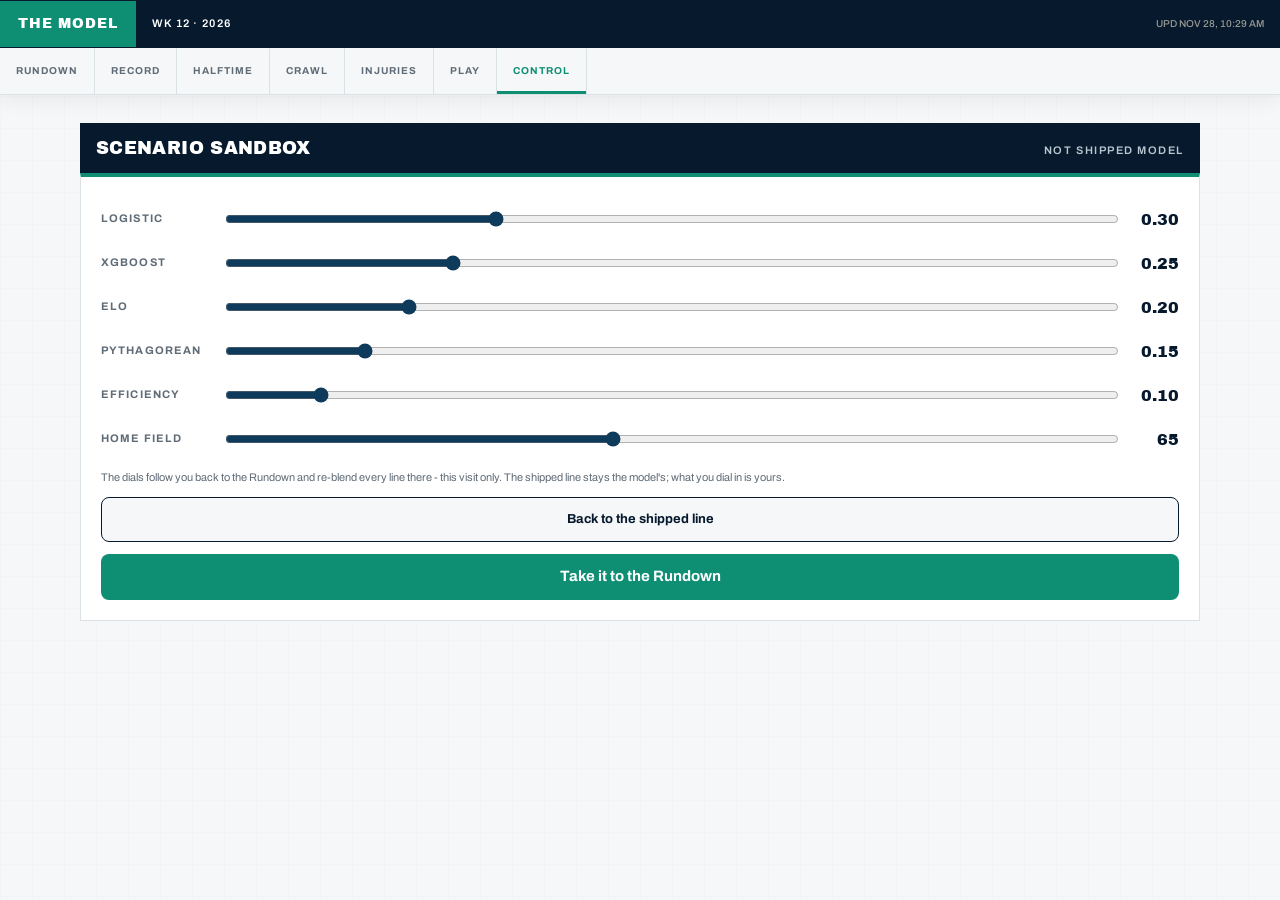
<file: control.html>
<!DOCTYPE html>
<html lang="en">
<head>
<meta charset="UTF-8" />
<meta name="viewport" content="width=device-width, initial-scale=1.0" />
<title>The Model - Control room</title>
<meta name="description" content="NFL predictions from a walk-forward-tested model. Sixteen games a week, every pick written down before kickoff and graded after." />
<link rel="preconnect" href="https://fonts.googleapis.com" />
<link rel="preconnect" href="https://fonts.gstatic.com" crossorigin />
<link href="https://fonts.googleapis.com/css2?family=Archivo+Black&family=Archivo:wght@400;500;600;700&display=swap" rel="stylesheet" />
<style>
:root{
  --paper:#FAFAF7; --ink:#131313; --muted:#676761; --faint:#E4E3DB;
  --blue:#013369; /* NFL shield blue - the only accent */
}
*{margin:0;padding:0;box-sizing:border-box;border-radius:0!important}
body{background:var(--paper);color:var(--ink);font-family:"Archivo",sans-serif;font-size:15px;line-height:20px;font-variant-numeric:tabular-nums}
.disp{font-family:"Archivo Black",sans-serif;font-weight:400}

/* scorebug */
.bug{position:sticky;top:0;z-index:9;background:var(--ink);color:#fff;display:flex;align-items:stretch;font-size:12px}
.bug .b1{background:var(--blue);padding:8px 12px;font-family:"Archivo Black";font-size:16px;letter-spacing:.02em}
.bug .b2{padding:10px 12px;font-weight:600;letter-spacing:.12em}
.bug .b3{margin-left:auto;padding:10px 12px;color:#9a9a94;font-weight:500}

.strip-head{background:var(--ink);color:#fff;padding:8px 16px;display:flex;justify-content:space-between;align-items:baseline;margin-top:24px}
.strip-head h2{font-family:"Archivo Black";font-size:20px;letter-spacing:.02em;font-weight:400}
.strip-head span{font-size:11px;letter-spacing:.14em;color:#9a9a94;font-weight:600}
.lede{padding:20px 16px;font-size:17px;line-height:26px;font-weight:500;border-bottom:4px solid var(--ink)}
.lede b{color:var(--blue)}
.sec-note{padding:12px 16px;font-size:12px;line-height:16px;color:var(--muted);border-bottom:1px solid var(--faint)}

/* rundown strips */
.game{border-bottom:1px solid var(--faint)}
.grow{display:grid;grid-template-columns:1fr auto 1fr;align-items:center;padding:16px;background:none;border:none;width:100%;font:inherit;color:inherit;cursor:pointer;text-align:center}
.gside .tm{display:block;font-size:11px;font-weight:700;letter-spacing:.1em;color:var(--muted)}
.gside .pc{font-family:"Archivo Black";font-size:32px;line-height:36px}
.gside.win .pc{color:var(--blue)}
.gmid{padding:0 16px;font-size:11px;font-weight:600;letter-spacing:.1em;color:var(--muted);line-height:16px}
.possess{height:8px;display:flex;background:var(--faint)}
.possess i{display:block;background:var(--ink)}
.possess i.w{background:var(--blue)}
.gdet{display:none;padding:0 16px 16px;font-size:13px;line-height:20px}
.game.open .gdet{display:block}
.gdet p{padding:6px 0;border-top:1px solid var(--faint)}
.gdet b{font-weight:700}
.gdet .models{color:var(--muted);font-size:12px}
.gdet .models .ship{color:var(--blue);font-weight:700}

/* audible (per-game what-if) */
.audible{margin-top:8px;border-top:4px solid var(--ink);padding-top:8px}
.audible h5{font-size:11px;font-weight:700;letter-spacing:.14em;color:var(--muted);margin-bottom:4px}
.audrow{display:grid;grid-template-columns:72px 1fr 44px;gap:8px;align-items:center;font-size:11px;font-weight:700;letter-spacing:.08em;color:var(--muted);padding:4px 0}
.audrow output{text-align:right;color:var(--ink);font-variant-numeric:tabular-nums}
.audres{font-size:13px;padding:6px 0}
.audres b{color:var(--blue)}

/* on the record */
.rec-strip{display:grid;grid-template-columns:repeat(4,1fr);border-bottom:1px solid var(--faint)}
.rec-strip .rs{padding:16px 8px;text-align:center;border-right:1px solid var(--faint)}
.rec-strip .rs:last-child{border-right:none}
.rec-strip .n{font-family:"Archivo Black";font-size:28px;line-height:32px;display:block}
.rec-strip .n.blue{color:var(--blue)}
.rec-strip .l{font-size:10px;font-weight:600;letter-spacing:.1em;color:var(--muted);text-transform:uppercase}
.rec{display:grid;grid-template-columns:64px 1fr auto;gap:8px;padding:10px 16px;border-bottom:1px solid var(--faint);font-size:13px;align-items:baseline}
.rec .d{font-size:11px;font-weight:700;letter-spacing:.08em;color:var(--muted)}
.rec .pk b{font-weight:700}
.rec .pk .v{color:var(--muted);font-size:12px}
.rec .res{font-family:"Archivo Black";font-size:14px;text-align:right}
.rec .res.hit{color:var(--blue)}
.rec .res.miss{color:var(--muted);text-decoration:line-through}
.rec .res.pend{color:var(--muted);font-family:"Archivo";font-weight:600;font-size:11px;letter-spacing:.1em}
.burn{display:block;width:100%;background:none;border:none;border-top:1px solid var(--faint);padding:12px;font:inherit;font-size:11px;font-weight:700;letter-spacing:.14em;color:var(--muted);cursor:pointer;text-align:center}
.burn:hover{color:var(--ink)}

/* halftime report */
.halftime{display:grid;grid-template-columns:1fr 1fr;border-top:4px solid var(--ink)}
.hf{padding:16px;border-bottom:1px solid var(--faint)}
.hf:nth-child(odd){border-right:1px solid var(--faint)}
.hf .n{font-family:"Archivo Black";font-size:36px;line-height:40px;display:block}
.hf .n.blue{color:var(--blue)}
.hf .l{font-size:11px;font-weight:600;letter-spacing:.1em;color:var(--muted);text-transform:uppercase}
.note{padding:16px;font-size:12px;color:var(--muted);line-height:16px}
.cal{padding:8px 16px 16px}
.cal h5,.szn h5{font-size:11px;font-weight:700;letter-spacing:.14em;color:var(--muted);padding:8px 0}
.calrow{display:grid;grid-template-columns:56px 1fr 88px;gap:8px;align-items:center;padding:3px 0;font-size:11px;font-weight:600;color:var(--muted)}
.calrow .bars{display:grid;gap:2px}
.calrow .bars i{display:block;height:6px;background:var(--faint)}
.calrow .bars i.a{background:var(--blue)}
.calrow .va{text-align:right;font-variant-numeric:tabular-nums}
.szn{padding:0 16px 16px}
.sznrow{display:grid;grid-template-columns:44px 1fr 52px;gap:8px;align-items:center;padding:3px 0;font-size:12px;font-weight:600}
.sznrow i{display:block;height:8px;background:var(--ink)}
.sznrow .va{text-align:right;font-variant-numeric:tabular-nums;color:var(--muted)}

/* crawl */
.crawl{border-top:4px solid var(--ink)}
.crow{display:grid;grid-template-columns:36px 56px 1fr auto;gap:8px;padding:8px 16px;border-bottom:1px solid var(--faint);font-size:13px;align-items:baseline}
.crow .rk{font-family:"Archivo Black";font-size:18px;color:var(--blue)}
.crow .tm{font-weight:700}
.crow .num{text-align:right;color:var(--muted)}
.crow .num b{color:var(--ink)}

/* control room */
.ctrl{padding:8px 16px 16px;border-top:4px solid var(--ink)}
.ctrlrow{display:grid;grid-template-columns:112px 1fr 48px;gap:12px;align-items:center;padding:6px 0}
.ctrlrow label{font-size:11px;font-weight:700;letter-spacing:.1em;color:var(--muted);text-transform:uppercase}
.ctrlrow output{text-align:right;font-family:"Archivo Black";font-size:16px;font-variant-numeric:tabular-nums}
.ctrl input[type=range],.audible input[type=range]{width:100%;accent-color:var(--blue)}
.ctrlnote{font-size:11px;color:var(--muted);line-height:16px;padding-top:8px}
.ctrlreset{margin-top:12px;width:100%;padding:12px;font:inherit;font-weight:700;background:var(--paper);color:var(--ink);border:1px solid var(--ink);cursor:pointer;font-size:13px}
.ctrlreset:hover{background:var(--ink);color:#fff}

/* injuries */
.iteam{padding:12px 16px;border-bottom:1px solid var(--faint);font-size:12px;line-height:16px;color:var(--muted)}
.iteam b{color:var(--ink)}
.iteam h4{font-size:13px;color:var(--ink);display:flex;justify-content:space-between;margin-bottom:4px}
.iteam .out{color:var(--blue);font-weight:700}

/* toy */
.toy{padding:16px;border-top:4px solid var(--ink)}
.toy select,.toy input[type=number]{font:inherit;padding:8px;border:1px solid var(--ink);background:var(--paper);width:100%;font-size:15px}
.toy label{font-size:11px;font-weight:700;letter-spacing:.1em;color:var(--muted);display:block;margin:12px 0 4px;text-transform:uppercase}
.toyrow{display:grid;grid-template-columns:1fr 1fr;gap:12px}
.toy button{margin-top:16px;width:100%;padding:12px;font:inherit;font-weight:700;background:var(--ink);color:#fff;border:none;cursor:pointer;font-size:15px}
.toy button:hover{background:var(--blue)}
.toyres{margin-top:16px;display:none}
.toyres .v{font-family:"Archivo Black";font-size:28px;line-height:32px}
.toyres .v span{color:var(--blue)}
.toyres .w{font-size:13px;color:var(--muted);margin-top:8px;line-height:20px}

.colophon{padding:24px 16px 48px;font-size:12px;line-height:16px;color:var(--muted)}
.colophon p{max-width:640px;margin-bottom:8px}
@media(min-width:760px){
  main{max-width:960px;margin:0 auto}
  .gside .pc{font-size:44px;line-height:48px}
  .halftime{grid-template-columns:repeat(4,1fr)}
  .hf{border-right:1px solid var(--faint)}
  .hf:last-child{border-right:none}
}

/* page nav */
.pagenav{position:sticky;top:36px;z-index:8;background:var(--paper);display:flex;overflow-x:auto;border-bottom:4px solid var(--ink);-webkit-overflow-scrolling:touch}
.pagenav a{flex:0 0 auto;padding:10px 14px;font-size:11px;font-weight:700;letter-spacing:.12em;color:var(--muted);text-decoration:none;border-right:1px solid var(--faint)}
.pagenav a.on{color:var(--blue);box-shadow:inset 0 -4px 0 var(--blue)}
.bug .b1 a{color:#fff;text-decoration:none}
.ctrlgo{display:block;margin-top:12px;padding:12px;text-align:center;font-weight:700;background:var(--ink);color:#fff;text-decoration:none;font-size:15px}
.ctrlgo:hover{background:var(--blue)}
</style>
<link rel="stylesheet" href="ui.css" />
</head>
<body data-page="control">
<div class="bug"><span class="b1"><a href="index.html">THE MODEL</a></span><span class="b2" id="bug-week">WK 1</span><span class="b3" id="bug-upd"></span></div>
<nav class="pagenav">
<a href="index.html" data-pg="rundown">RUNDOWN</a>
<a href="record.html" data-pg="record">RECORD</a>
<a href="halftime.html" data-pg="halftime">HALFTIME</a>
<a href="crawl.html" data-pg="crawl">CRAWL</a>
<a href="injuries.html" data-pg="injuries">INJURIES</a>
<a href="play.html" data-pg="play">PLAY</a>
<a href="control.html" data-pg="control" class="on">CONTROL</a>
</nav>
<main>
<header class="strip-head"><h2>SCENARIO SANDBOX</h2><span>NOT SHIPPED MODEL</span></header>
<div class="ctrl" id="ctrl">
  <div class="ctrlrow"><label for="cw-log">Logistic</label><input type="range" id="cw-log" min="0" max="1" step="0.05" value="0.30"><output id="co-log">0.30</output></div>
  <div class="ctrlrow"><label for="cw-xgb">XGBoost</label><input type="range" id="cw-xgb" min="0" max="1" step="0.05" value="0.25"><output id="co-xgb">0.25</output></div>
  <div class="ctrlrow"><label for="cw-elo">Elo</label><input type="range" id="cw-elo" min="0" max="1" step="0.05" value="0.20"><output id="co-elo">0.20</output></div>
  <div class="ctrlrow"><label for="cw-pyth">Pythagorean</label><input type="range" id="cw-pyth" min="0" max="1" step="0.05" value="0.15"><output id="co-pyth">0.15</output></div>
  <div class="ctrlrow"><label for="cw-eff">Efficiency</label><input type="range" id="cw-eff" min="0" max="1" step="0.05" value="0.10"><output id="co-eff">0.10</output></div>
  <div class="ctrlrow"><label for="cw-hfa">Home field</label><input type="range" id="cw-hfa" min="0" max="150" step="5" value="65"><output id="co-hfa">65</output></div>
  <p class="ctrlnote">Hypothetical inputs only. These sliders are not backtested, do not change published forecasts, and must not be treated as model output.</p>
  <button class="ctrlreset" id="ctrl-reset" type="button">Back to the shipped line</button>
  <a class="ctrlgo" href="index.html">Take it to the Rundown</a>
</div>
</main>
<script>const TZ="America/Chicago";
const DATA_BASE="./data/";
async function getJSON(f){try{const r=await fetch(DATA_BASE+f+"?t="+Date.now());return r.ok?await r.json():null}catch{return null}}
async function loadAll(){
  const [pred,lb,metrics,inj]=await Promise.all([
    getJSON("nfl_predictions.json").then(d=>d||getJSON("predictions.json")),
    getJSON("nfl_leaderboard.json").then(d=>d||getJSON("leaderboard.json")),
    getJSON("model_metrics.json"),
    getJSON("nfl_injuries.json")]);
  return {pred,lb,metrics,inj:inj?.injuries||[]};
}
const pct1=p=>p==null?"—":(p*100).toFixed(1)+"%";
const pct0=p=>p==null?"—":Math.round(p*100)+"%";
const fmtInt=n=>n==null?"—":Number(n).toLocaleString("en-US");
const esc=s=>String(s??"").replace(/[&<>"]/g,c=>({"&":"&amp;","<":"&lt;",">":"&gt;",'"':"&quot;"}[c]));
function kickoff(g){const d=new Date(g.game_time);return{day:d.toLocaleDateString("en-US",{timeZone:TZ,weekday:"short"}).toUpperCase(),time:d.toLocaleTimeString("en-US",{timeZone:TZ,hour:"numeric",minute:"2-digit"}).replace(" ","").toLowerCase()}}
function gamesFor(pred,w){return (pred?.games||[]).filter(g=>g.week===w).sort((a,b)=>new Date(a.game_time)-new Date(b.game_time))}

const NFL_COORDS={ARI:[33.5276,-112.2626],ATL:[33.7553,-84.4006],BAL:[39.2780,-76.6227],BUF:[42.7738,-78.7870],CAR:[35.2258,-80.8528],CHI:[41.8623,-87.6167],CIN:[39.0954,-84.5160],CLE:[41.5061,-81.6995],DAL:[32.7473,-97.0945],DEN:[39.7439,-105.0201],DET:[42.3400,-83.0456],GB:[44.5013,-88.0622],HOU:[29.6847,-95.4107],IND:[39.7601,-86.1639],JAX:[30.3240,-81.6373],KC:[39.0489,-94.4839],LAC:[33.9534,-118.3392],LAR:[33.9534,-118.3392],LV:[36.0909,-115.1833],MIA:[25.9580,-80.2389],MIN:[44.9738,-93.2581],NE:[42.0909,-71.2643],NO:[29.9509,-90.0814],NYG:[40.8128,-74.0742],NYJ:[40.8128,-74.0742],PHI:[39.9008,-75.1675],PIT:[40.4468,-80.0158],SEA:[47.5952,-122.3316],SF:[37.4030,-121.9700],TB:[27.9759,-82.5033],TEN:[36.1665,-86.7713],WAS:[38.9076,-76.8645]};
const hav=(a,b)=>{const R=3958.8,r=Math.PI/180,dL=(b[0]-a[0])*r,dO=(b[1]-a[1])*r,h=Math.sin(dL/2)**2+Math.cos(a[0]*r)*Math.cos(b[0]*r)*Math.sin(dO/2)**2;return 2*R*Math.asin(Math.sqrt(h))};
const eP=d=>1/(1+Math.pow(10,-d/400));

let WEEK=null, PRED=null, LB=null;

/* ── control room state ── */
const W0={logistic:.30,xgboost:.25,elo:.20,pyth:.15,eff:.10};
const CTRL={w:{...W0},hfa:65,touched:false};

function blend(p,force){
  if(!force&&!CTRL.touched&&p&&typeof p.ensemble_prob==="number"&&p.ensemble_prob>0)return p.ensemble_prob;
  if(!p)return .5;
  const w={...CTRL.w};
  if(p.xgb_prob==null){
    const xw=w.xgboost,rem=w.logistic+w.elo+w.pyth+w.eff;
    if(rem>0){w.logistic+=xw*w.logistic/rem;w.elo+=xw*w.elo/rem;w.pyth+=xw*w.pyth/rem;w.eff+=xw*w.eff/rem}
    w.xgboost=0;
  }
  const t=w.logistic+w.xgboost+w.elo+w.pyth+w.eff;
  if(t===0)return .5;
  return (w.logistic*(p.logistic_prob??.5)+w.xgboost*(p.xgb_prob??.5)+w.elo*(p.elo_prob??.5)+w.pyth*(p.pyth_prob??.5)+w.eff*(p.eff_prob??.5))/t;
}
function gameProb(g){
  const p={...(g.predictions||{})};
  if(CTRL.touched&&CTRL.hfa!==65&&g.elo){
    p.elo_prob=eP((g.elo.home??1500)+CTRL.hfa-(g.elo.away??1500));
    p.ensemble_prob=null;
  }
  return blend(p);
}


/* dial persistence - this visit only */
function ctrlSave(){try{sessionStorage.setItem("themodel_ctrl",JSON.stringify(CTRL))}catch{}}
function ctrlLoad(){try{const s=JSON.parse(sessionStorage.getItem("themodel_ctrl")||"null");if(s&&s.w){CTRL.w={...W0,...s.w};CTRL.hfa=s.hfa??65;CTRL.touched=!!s.touched}}catch{}}
function ctrlClear(){try{sessionStorage.removeItem("themodel_ctrl")}catch{}}
ctrlLoad();
/* ── control room ── */
function setupCtrl(){
  const map=[["log","logistic"],["xgb","xgboost"],["elo","elo"],["pyth","pyth"],["eff","eff"]];
  for(const [id,key] of map){
    const sl=document.getElementById("cw-"+id), out=document.getElementById("co-"+id);
    sl.addEventListener("input",()=>{CTRL.w[key]=+sl.value;out.textContent=(+sl.value).toFixed(2);CTRL.touched=true;ctrlSave();renderCtrlGo()});
  }
  const hs=document.getElementById("cw-hfa"), ho=document.getElementById("co-hfa");
  hs.addEventListener("input",()=>{CTRL.hfa=+hs.value;ho.textContent=hs.value;CTRL.touched=true;ctrlSave();renderCtrlGo()});
  document.getElementById("ctrl-reset").addEventListener("click",()=>{
    CTRL.w={...W0};CTRL.hfa=65;CTRL.touched=false;
    for(const [id,key] of map){document.getElementById("cw-"+id).value=W0[key];document.getElementById("co-"+id).textContent=W0[key].toFixed(2)}
    hs.value=65;ho.textContent="65";
    ctrlClear();renderCtrlGo();
  });
}


function renderCtrlGo(){
  const on=CTRL.touched;
  const note=document.querySelector(".ctrlnote");
  if(note)note.textContent=on?"Dialed in. The Rundown is showing your numbers right now.":"The dials follow you back to the Rundown and re-blend every line there - this visit only. The shipped line stays the model's; what you dial in is yours.";
}
function reflectCtrl(){
  const map=[["log","logistic"],["xgb","xgboost"],["elo","elo"],["pyth","pyth"],["eff","eff"]];
  for(const [id,key] of map){document.getElementById("cw-"+id).value=CTRL.w[key];document.getElementById("co-"+id).textContent=CTRL.w[key].toFixed(2)}
  document.getElementById("cw-hfa").value=CTRL.hfa;document.getElementById("co-hfa").textContent=CTRL.hfa;
  renderCtrlGo();
}
const _sc=setupCtrl;
setupCtrl=function(){_sc();reflectCtrl();};

function fillBug(pred){
  if(!pred)return;
  document.getElementById("bug-week").textContent="WK "+(pred.week??1)+" · "+pred.season;
  const u=pred.updated?new Date(pred.updated):null;
  document.getElementById("bug-upd").textContent=u?("UPD "+u.toLocaleString("en-US",{timeZone:TZ,month:"short",day:"numeric",hour:"numeric",minute:"2-digit"}).toUpperCase()):"";
}

(async()=>{
  const {pred}=await loadAll();
  fillBug(pred);
  setupCtrl();
})();
</script>
</body>
</html>
</file>
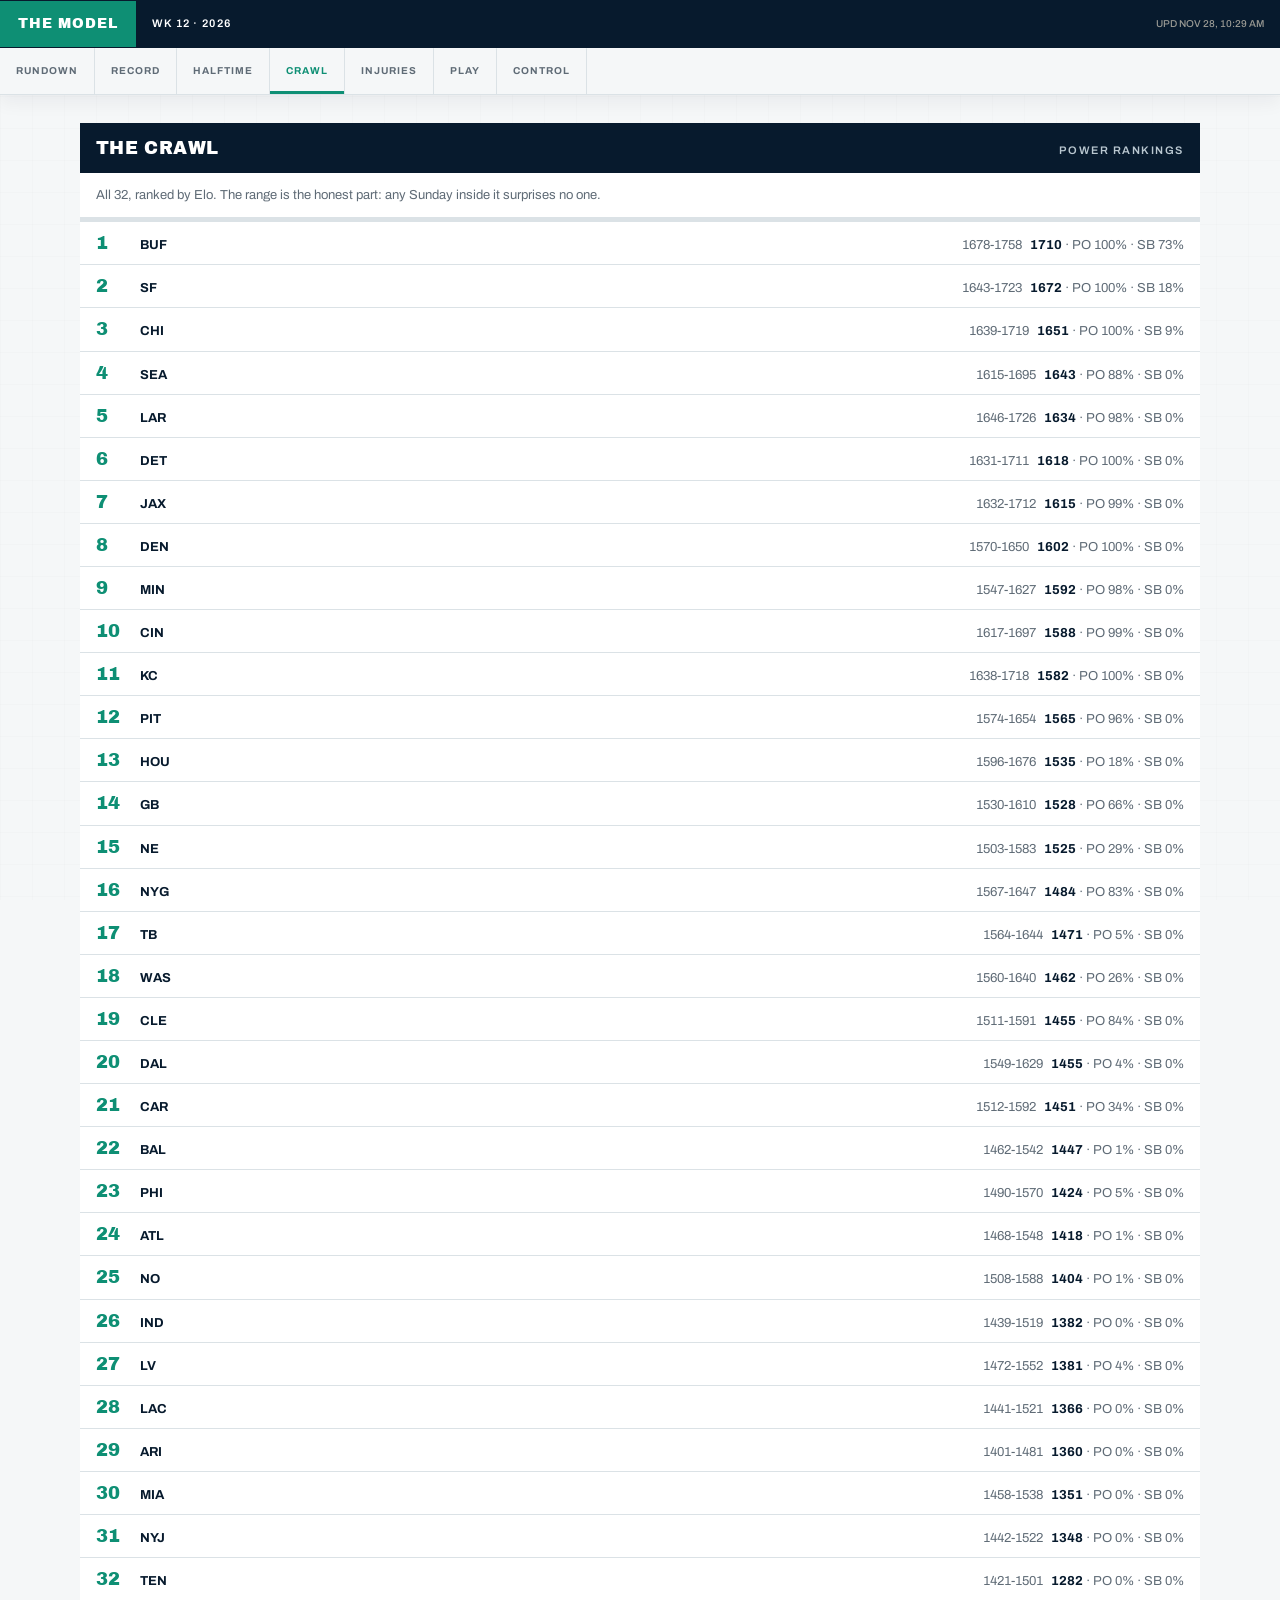
<file: crawl.html>
<!DOCTYPE html>
<html lang="en">
<head>
<meta charset="UTF-8" />
<meta name="viewport" content="width=device-width, initial-scale=1.0" />
<title>The Model - The crawl</title>
<meta name="description" content="NFL predictions from a walk-forward-tested model. Sixteen games a week, every pick written down before kickoff and graded after." />
<link rel="preconnect" href="https://fonts.googleapis.com" />
<link rel="preconnect" href="https://fonts.gstatic.com" crossorigin />
<link href="https://fonts.googleapis.com/css2?family=Archivo+Black&family=Archivo:wght@400;500;600;700&display=swap" rel="stylesheet" />
<style>
:root{
  --paper:#FAFAF7; --ink:#131313; --muted:#676761; --faint:#E4E3DB;
  --blue:#013369; /* NFL shield blue - the only accent */
}
*{margin:0;padding:0;box-sizing:border-box;border-radius:0!important}
body{background:var(--paper);color:var(--ink);font-family:"Archivo",sans-serif;font-size:15px;line-height:20px;font-variant-numeric:tabular-nums}
.disp{font-family:"Archivo Black",sans-serif;font-weight:400}

/* scorebug */
.bug{position:sticky;top:0;z-index:9;background:var(--ink);color:#fff;display:flex;align-items:stretch;font-size:12px}
.bug .b1{background:var(--blue);padding:8px 12px;font-family:"Archivo Black";font-size:16px;letter-spacing:.02em}
.bug .b2{padding:10px 12px;font-weight:600;letter-spacing:.12em}
.bug .b3{margin-left:auto;padding:10px 12px;color:#9a9a94;font-weight:500}

.strip-head{background:var(--ink);color:#fff;padding:8px 16px;display:flex;justify-content:space-between;align-items:baseline;margin-top:24px}
.strip-head h2{font-family:"Archivo Black";font-size:20px;letter-spacing:.02em;font-weight:400}
.strip-head span{font-size:11px;letter-spacing:.14em;color:#9a9a94;font-weight:600}
.lede{padding:20px 16px;font-size:17px;line-height:26px;font-weight:500;border-bottom:4px solid var(--ink)}
.lede b{color:var(--blue)}
.sec-note{padding:12px 16px;font-size:12px;line-height:16px;color:var(--muted);border-bottom:1px solid var(--faint)}

/* rundown strips */
.game{border-bottom:1px solid var(--faint)}
.grow{display:grid;grid-template-columns:1fr auto 1fr;align-items:center;padding:16px;background:none;border:none;width:100%;font:inherit;color:inherit;cursor:pointer;text-align:center}
.gside .tm{display:block;font-size:11px;font-weight:700;letter-spacing:.1em;color:var(--muted)}
.gside .pc{font-family:"Archivo Black";font-size:32px;line-height:36px}
.gside.win .pc{color:var(--blue)}
.gmid{padding:0 16px;font-size:11px;font-weight:600;letter-spacing:.1em;color:var(--muted);line-height:16px}
.possess{height:8px;display:flex;background:var(--faint)}
.possess i{display:block;background:var(--ink)}
.possess i.w{background:var(--blue)}
.gdet{display:none;padding:0 16px 16px;font-size:13px;line-height:20px}
.game.open .gdet{display:block}
.gdet p{padding:6px 0;border-top:1px solid var(--faint)}
.gdet b{font-weight:700}
.gdet .models{color:var(--muted);font-size:12px}
.gdet .models .ship{color:var(--blue);font-weight:700}

/* audible (per-game what-if) */
.audible{margin-top:8px;border-top:4px solid var(--ink);padding-top:8px}
.audible h5{font-size:11px;font-weight:700;letter-spacing:.14em;color:var(--muted);margin-bottom:4px}
.audrow{display:grid;grid-template-columns:72px 1fr 44px;gap:8px;align-items:center;font-size:11px;font-weight:700;letter-spacing:.08em;color:var(--muted);padding:4px 0}
.audrow output{text-align:right;color:var(--ink);font-variant-numeric:tabular-nums}
.audres{font-size:13px;padding:6px 0}
.audres b{color:var(--blue)}

/* on the record */
.rec-strip{display:grid;grid-template-columns:repeat(4,1fr);border-bottom:1px solid var(--faint)}
.rec-strip .rs{padding:16px 8px;text-align:center;border-right:1px solid var(--faint)}
.rec-strip .rs:last-child{border-right:none}
.rec-strip .n{font-family:"Archivo Black";font-size:28px;line-height:32px;display:block}
.rec-strip .n.blue{color:var(--blue)}
.rec-strip .l{font-size:10px;font-weight:600;letter-spacing:.1em;color:var(--muted);text-transform:uppercase}
.rec{display:grid;grid-template-columns:64px 1fr auto;gap:8px;padding:10px 16px;border-bottom:1px solid var(--faint);font-size:13px;align-items:baseline}
.rec .d{font-size:11px;font-weight:700;letter-spacing:.08em;color:var(--muted)}
.rec .pk b{font-weight:700}
.rec .pk .v{color:var(--muted);font-size:12px}
.rec .res{font-family:"Archivo Black";font-size:14px;text-align:right}
.rec .res.hit{color:var(--blue)}
.rec .res.miss{color:var(--muted);text-decoration:line-through}
.rec .res.pend{color:var(--muted);font-family:"Archivo";font-weight:600;font-size:11px;letter-spacing:.1em}
.burn{display:block;width:100%;background:none;border:none;border-top:1px solid var(--faint);padding:12px;font:inherit;font-size:11px;font-weight:700;letter-spacing:.14em;color:var(--muted);cursor:pointer;text-align:center}
.burn:hover{color:var(--ink)}

/* halftime report */
.halftime{display:grid;grid-template-columns:1fr 1fr;border-top:4px solid var(--ink)}
.hf{padding:16px;border-bottom:1px solid var(--faint)}
.hf:nth-child(odd){border-right:1px solid var(--faint)}
.hf .n{font-family:"Archivo Black";font-size:36px;line-height:40px;display:block}
.hf .n.blue{color:var(--blue)}
.hf .l{font-size:11px;font-weight:600;letter-spacing:.1em;color:var(--muted);text-transform:uppercase}
.note{padding:16px;font-size:12px;color:var(--muted);line-height:16px}
.cal{padding:8px 16px 16px}
.cal h5,.szn h5{font-size:11px;font-weight:700;letter-spacing:.14em;color:var(--muted);padding:8px 0}
.calrow{display:grid;grid-template-columns:56px 1fr 88px;gap:8px;align-items:center;padding:3px 0;font-size:11px;font-weight:600;color:var(--muted)}
.calrow .bars{display:grid;gap:2px}
.calrow .bars i{display:block;height:6px;background:var(--faint)}
.calrow .bars i.a{background:var(--blue)}
.calrow .va{text-align:right;font-variant-numeric:tabular-nums}
.szn{padding:0 16px 16px}
.sznrow{display:grid;grid-template-columns:44px 1fr 52px;gap:8px;align-items:center;padding:3px 0;font-size:12px;font-weight:600}
.sznrow i{display:block;height:8px;background:var(--ink)}
.sznrow .va{text-align:right;font-variant-numeric:tabular-nums;color:var(--muted)}

/* crawl */
.crawl{border-top:4px solid var(--ink)}
.crow{display:grid;grid-template-columns:36px 56px 1fr auto;gap:8px;padding:8px 16px;border-bottom:1px solid var(--faint);font-size:13px;align-items:baseline}
.crow .rk{font-family:"Archivo Black";font-size:18px;color:var(--blue)}
.crow .tm{font-weight:700}
.crow .num{text-align:right;color:var(--muted)}
.crow .num b{color:var(--ink)}

/* control room */
.ctrl{padding:8px 16px 16px;border-top:4px solid var(--ink)}
.ctrlrow{display:grid;grid-template-columns:112px 1fr 48px;gap:12px;align-items:center;padding:6px 0}
.ctrlrow label{font-size:11px;font-weight:700;letter-spacing:.1em;color:var(--muted);text-transform:uppercase}
.ctrlrow output{text-align:right;font-family:"Archivo Black";font-size:16px;font-variant-numeric:tabular-nums}
.ctrl input[type=range],.audible input[type=range]{width:100%;accent-color:var(--blue)}
.ctrlnote{font-size:11px;color:var(--muted);line-height:16px;padding-top:8px}
.ctrlreset{margin-top:12px;width:100%;padding:12px;font:inherit;font-weight:700;background:var(--paper);color:var(--ink);border:1px solid var(--ink);cursor:pointer;font-size:13px}
.ctrlreset:hover{background:var(--ink);color:#fff}

/* injuries */
.iteam{padding:12px 16px;border-bottom:1px solid var(--faint);font-size:12px;line-height:16px;color:var(--muted)}
.iteam b{color:var(--ink)}
.iteam h4{font-size:13px;color:var(--ink);display:flex;justify-content:space-between;margin-bottom:4px}
.iteam .out{color:var(--blue);font-weight:700}

/* toy */
.toy{padding:16px;border-top:4px solid var(--ink)}
.toy select,.toy input[type=number]{font:inherit;padding:8px;border:1px solid var(--ink);background:var(--paper);width:100%;font-size:15px}
.toy label{font-size:11px;font-weight:700;letter-spacing:.1em;color:var(--muted);display:block;margin:12px 0 4px;text-transform:uppercase}
.toyrow{display:grid;grid-template-columns:1fr 1fr;gap:12px}
.toy button{margin-top:16px;width:100%;padding:12px;font:inherit;font-weight:700;background:var(--ink);color:#fff;border:none;cursor:pointer;font-size:15px}
.toy button:hover{background:var(--blue)}
.toyres{margin-top:16px;display:none}
.toyres .v{font-family:"Archivo Black";font-size:28px;line-height:32px}
.toyres .v span{color:var(--blue)}
.toyres .w{font-size:13px;color:var(--muted);margin-top:8px;line-height:20px}

.colophon{padding:24px 16px 48px;font-size:12px;line-height:16px;color:var(--muted)}
.colophon p{max-width:640px;margin-bottom:8px}
@media(min-width:760px){
  main{max-width:960px;margin:0 auto}
  .gside .pc{font-size:44px;line-height:48px}
  .halftime{grid-template-columns:repeat(4,1fr)}
  .hf{border-right:1px solid var(--faint)}
  .hf:last-child{border-right:none}
}

/* page nav */
.pagenav{position:sticky;top:36px;z-index:8;background:var(--paper);display:flex;overflow-x:auto;border-bottom:4px solid var(--ink);-webkit-overflow-scrolling:touch}
.pagenav a{flex:0 0 auto;padding:10px 14px;font-size:11px;font-weight:700;letter-spacing:.12em;color:var(--muted);text-decoration:none;border-right:1px solid var(--faint)}
.pagenav a.on{color:var(--blue);box-shadow:inset 0 -4px 0 var(--blue)}
.bug .b1 a{color:#fff;text-decoration:none}
.ctrlgo{display:block;margin-top:12px;padding:12px;text-align:center;font-weight:700;background:var(--ink);color:#fff;text-decoration:none;font-size:15px}
.ctrlgo:hover{background:var(--blue)}
</style>
<link rel="stylesheet" href="ui.css" />
</head>
<body data-page="crawl">
<div class="bug"><span class="b1"><a href="index.html">THE MODEL</a></span><span class="b2" id="bug-week">WK 1</span><span class="b3" id="bug-upd"></span></div>
<nav class="pagenav">
<a href="index.html" data-pg="rundown">RUNDOWN</a>
<a href="record.html" data-pg="record">RECORD</a>
<a href="halftime.html" data-pg="halftime">HALFTIME</a>
<a href="crawl.html" data-pg="crawl" class="on">CRAWL</a>
<a href="injuries.html" data-pg="injuries">INJURIES</a>
<a href="play.html" data-pg="play">PLAY</a>
<a href="control.html" data-pg="control">CONTROL</a>
</nav>
<main>
<header class="strip-head"><h2>THE CRAWL</h2><span>POWER RANKINGS</span></header>
<p class="sec-note">All 32, ranked by Elo. The range is the honest part: any Sunday inside it surprises no one.</p>
<div class="crawl" id="crawl"></div>
</main>
<script>const TZ="America/Chicago";
const DATA_BASE="./data/";
async function getJSON(f){try{const r=await fetch(DATA_BASE+f+"?t="+Date.now());return r.ok?await r.json():null}catch{return null}}
async function loadAll(){
  const [pred,lb,metrics,inj]=await Promise.all([
    getJSON("nfl_predictions.json").then(d=>d||getJSON("predictions.json")),
    getJSON("nfl_leaderboard.json").then(d=>d||getJSON("leaderboard.json")),
    getJSON("model_metrics.json"),
    getJSON("nfl_injuries.json")]);
  return {pred,lb,metrics,inj:inj?.injuries||[]};
}
const pct1=p=>p==null?"—":(p*100).toFixed(1)+"%";
const pct0=p=>p==null?"—":Math.round(p*100)+"%";
const fmtInt=n=>n==null?"—":Number(n).toLocaleString("en-US");
const esc=s=>String(s??"").replace(/[&<>"]/g,c=>({"&":"&amp;","<":"&lt;",">":"&gt;",'"':"&quot;"}[c]));
function kickoff(g){const d=new Date(g.game_time);return{day:d.toLocaleDateString("en-US",{timeZone:TZ,weekday:"short"}).toUpperCase(),time:d.toLocaleTimeString("en-US",{timeZone:TZ,hour:"numeric",minute:"2-digit"}).replace(" ","").toLowerCase()}}
function gamesFor(pred,w){return (pred?.games||[]).filter(g=>g.week===w).sort((a,b)=>new Date(a.game_time)-new Date(b.game_time))}

const NFL_COORDS={ARI:[33.5276,-112.2626],ATL:[33.7553,-84.4006],BAL:[39.2780,-76.6227],BUF:[42.7738,-78.7870],CAR:[35.2258,-80.8528],CHI:[41.8623,-87.6167],CIN:[39.0954,-84.5160],CLE:[41.5061,-81.6995],DAL:[32.7473,-97.0945],DEN:[39.7439,-105.0201],DET:[42.3400,-83.0456],GB:[44.5013,-88.0622],HOU:[29.6847,-95.4107],IND:[39.7601,-86.1639],JAX:[30.3240,-81.6373],KC:[39.0489,-94.4839],LAC:[33.9534,-118.3392],LAR:[33.9534,-118.3392],LV:[36.0909,-115.1833],MIA:[25.9580,-80.2389],MIN:[44.9738,-93.2581],NE:[42.0909,-71.2643],NO:[29.9509,-90.0814],NYG:[40.8128,-74.0742],NYJ:[40.8128,-74.0742],PHI:[39.9008,-75.1675],PIT:[40.4468,-80.0158],SEA:[47.5952,-122.3316],SF:[37.4030,-121.9700],TB:[27.9759,-82.5033],TEN:[36.1665,-86.7713],WAS:[38.9076,-76.8645]};
const hav=(a,b)=>{const R=3958.8,r=Math.PI/180,dL=(b[0]-a[0])*r,dO=(b[1]-a[1])*r,h=Math.sin(dL/2)**2+Math.cos(a[0]*r)*Math.cos(b[0]*r)*Math.sin(dO/2)**2;return 2*R*Math.asin(Math.sqrt(h))};
const eP=d=>1/(1+Math.pow(10,-d/400));

let WEEK=null, PRED=null, LB=null;

/* ── crawl ── */
function renderCrawl(lb){
  const teams=(lb?.teams||[]).slice().sort((a,b)=>b.elo-a.elo);
  document.getElementById("crawl").innerHTML=teams.map((t,i)=>
    `<div class="crow"><span class="rk">${i+1}</span><span class="tm">${esc(t.team)}</span><span class="num">${Math.round(t.lower_band)}-${Math.round(t.upper_band)}</span><span class="num"><b>${Math.round(t.elo)}</b> · PO ${pct0(t.playoff_prob)} · SB ${pct0(t.sb_prob)}</span></div>`).join("");
}


function fillBug(pred){
  if(!pred)return;
  document.getElementById("bug-week").textContent="WK "+(pred.week??1)+" · "+pred.season;
  const u=pred.updated?new Date(pred.updated):null;
  document.getElementById("bug-upd").textContent=u?("UPD "+u.toLocaleString("en-US",{timeZone:TZ,month:"short",day:"numeric",hour:"numeric",minute:"2-digit"}).toUpperCase()):"";
}

(async()=>{
  const {pred,lb}=await loadAll();
  fillBug(pred);
  renderCrawl(lb);
})();
</script>
</body>
</html>
</file>
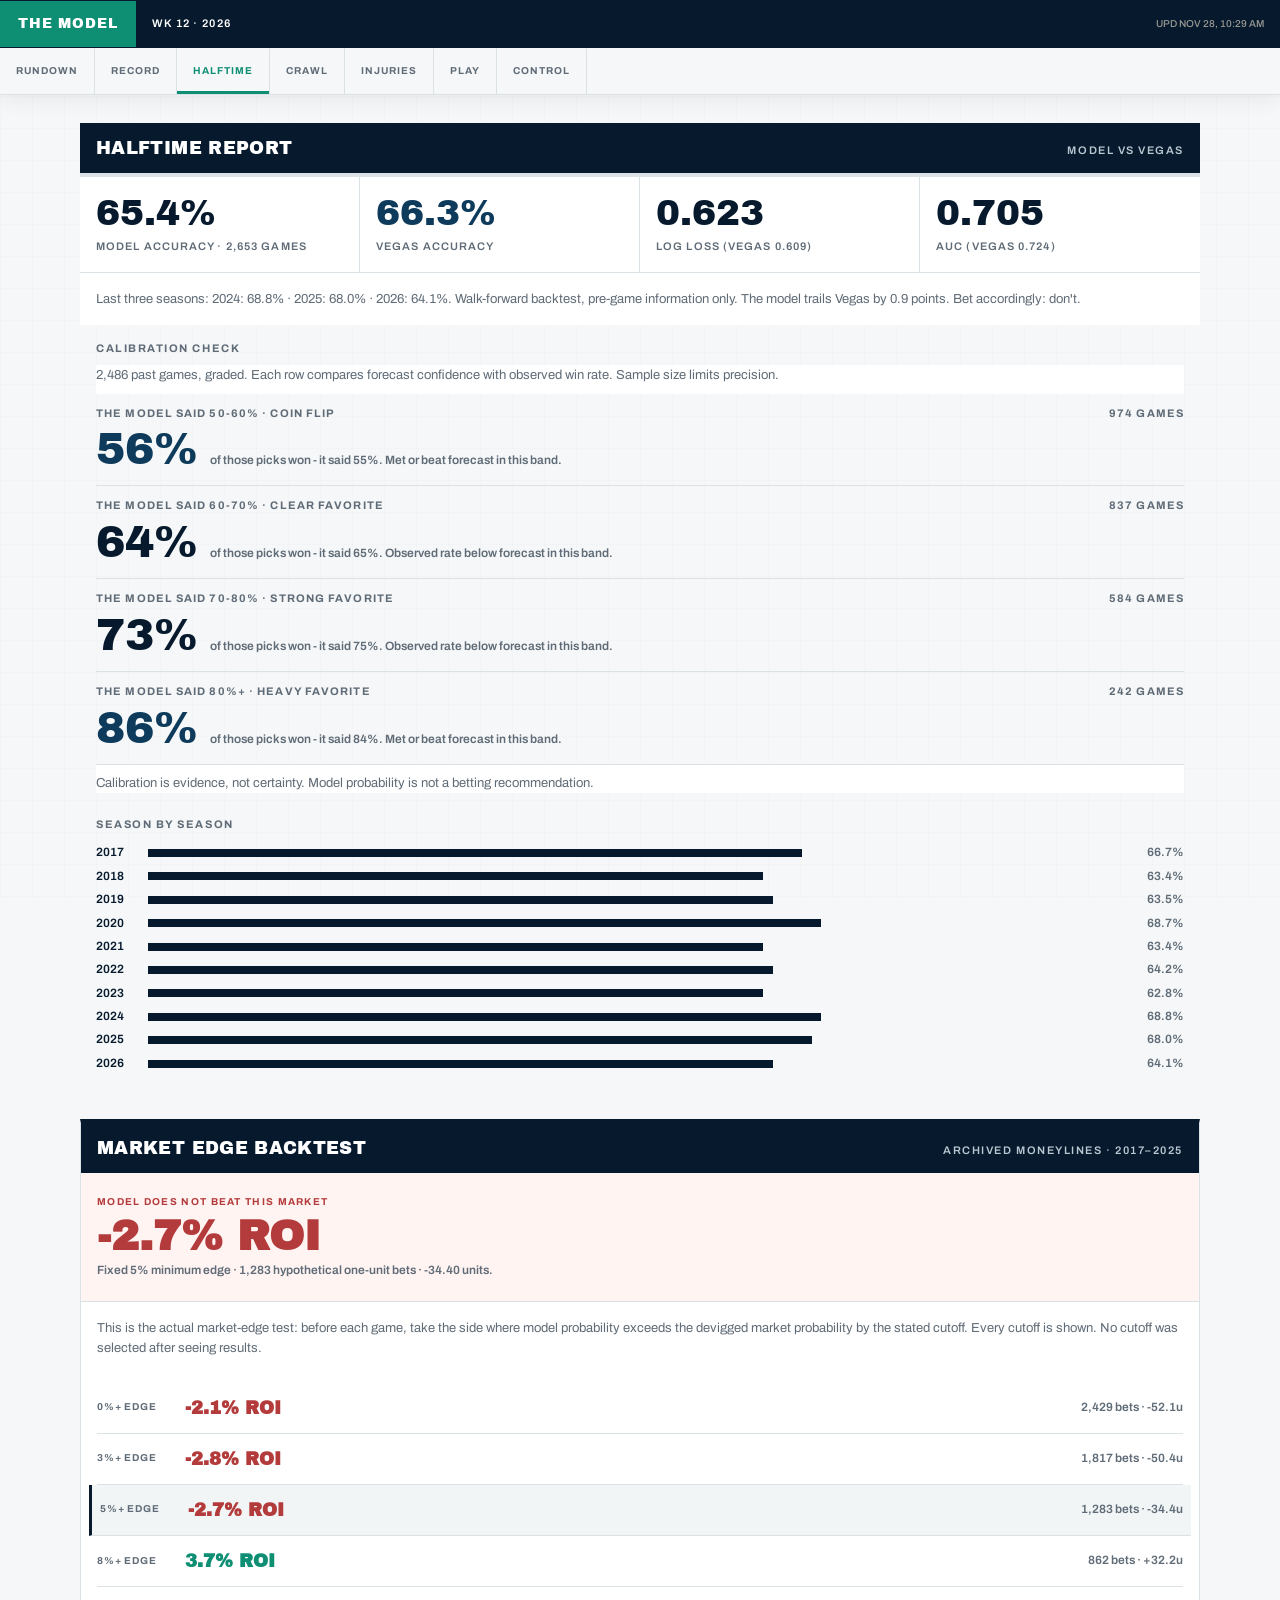
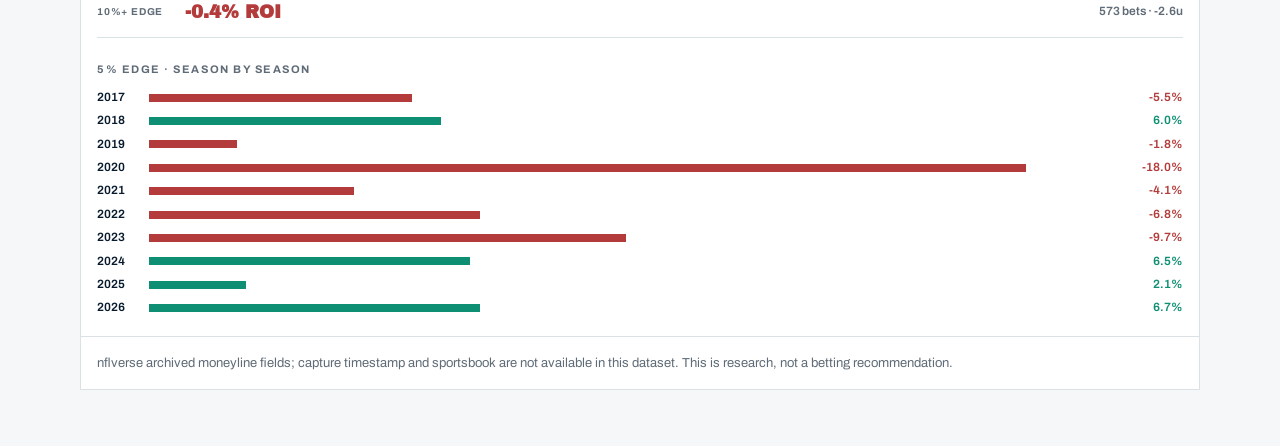
<file: halftime.html>
<!DOCTYPE html>
<html lang="en">
<head>
<meta charset="UTF-8" />
<meta name="viewport" content="width=device-width, initial-scale=1.0" />
<title>The Model - Halftime report</title>
<meta name="description" content="NFL predictions from a walk-forward-tested model. Sixteen games a week, every pick written down before kickoff and graded after." />
<link rel="preconnect" href="https://fonts.googleapis.com" />
<link rel="preconnect" href="https://fonts.gstatic.com" crossorigin />
<link href="https://fonts.googleapis.com/css2?family=Archivo+Black&family=Archivo:wght@400;500;600;700&display=swap" rel="stylesheet" />
<style>
:root{
  --paper:#FAFAF7; --ink:#131313; --muted:#676761; --faint:#E4E3DB;
  --blue:#013369; /* NFL shield blue - the only accent */
}
*{margin:0;padding:0;box-sizing:border-box;border-radius:0!important}
body{background:var(--paper);color:var(--ink);font-family:"Archivo",sans-serif;font-size:15px;line-height:20px;font-variant-numeric:tabular-nums}
.disp{font-family:"Archivo Black",sans-serif;font-weight:400}

/* scorebug */
.bug{position:sticky;top:0;z-index:9;background:var(--ink);color:#fff;display:flex;align-items:stretch;font-size:12px}
.bug .b1{background:var(--blue);padding:8px 12px;font-family:"Archivo Black";font-size:16px;letter-spacing:.02em}
.bug .b2{padding:10px 12px;font-weight:600;letter-spacing:.12em}
.bug .b3{margin-left:auto;padding:10px 12px;color:#9a9a94;font-weight:500}

.strip-head{background:var(--ink);color:#fff;padding:8px 16px;display:flex;justify-content:space-between;align-items:baseline;margin-top:24px}
.strip-head h2{font-family:"Archivo Black";font-size:20px;letter-spacing:.02em;font-weight:400}
.strip-head span{font-size:11px;letter-spacing:.14em;color:#9a9a94;font-weight:600}
.lede{padding:20px 16px;font-size:17px;line-height:26px;font-weight:500;border-bottom:4px solid var(--ink)}
.lede b{color:var(--blue)}
.sec-note{padding:12px 16px;font-size:12px;line-height:16px;color:var(--muted);border-bottom:1px solid var(--faint)}

/* rundown strips */
.game{border-bottom:1px solid var(--faint)}
.grow{display:grid;grid-template-columns:1fr auto 1fr;align-items:center;padding:16px;background:none;border:none;width:100%;font:inherit;color:inherit;cursor:pointer;text-align:center}
.gside .tm{display:block;font-size:11px;font-weight:700;letter-spacing:.1em;color:var(--muted)}
.gside .pc{font-family:"Archivo Black";font-size:32px;line-height:36px}
.gside.win .pc{color:var(--blue)}
.gmid{padding:0 16px;font-size:11px;font-weight:600;letter-spacing:.1em;color:var(--muted);line-height:16px}
.possess{height:8px;display:flex;background:var(--faint)}
.possess i{display:block;background:var(--ink)}
.possess i.w{background:var(--blue)}
.gdet{display:none;padding:0 16px 16px;font-size:13px;line-height:20px}
.game.open .gdet{display:block}
.gdet p{padding:6px 0;border-top:1px solid var(--faint)}
.gdet b{font-weight:700}
.gdet .models{color:var(--muted);font-size:12px}
.gdet .models .ship{color:var(--blue);font-weight:700}

/* audible (per-game what-if) */
.audible{margin-top:8px;border-top:4px solid var(--ink);padding-top:8px}
.audible h5{font-size:11px;font-weight:700;letter-spacing:.14em;color:var(--muted);margin-bottom:4px}
.audrow{display:grid;grid-template-columns:72px 1fr 44px;gap:8px;align-items:center;font-size:11px;font-weight:700;letter-spacing:.08em;color:var(--muted);padding:4px 0}
.audrow output{text-align:right;color:var(--ink);font-variant-numeric:tabular-nums}
.audres{font-size:13px;padding:6px 0}
.audres b{color:var(--blue)}

/* on the record */
.rec-strip{display:grid;grid-template-columns:repeat(4,1fr);border-bottom:1px solid var(--faint)}
.rec-strip .rs{padding:16px 8px;text-align:center;border-right:1px solid var(--faint)}
.rec-strip .rs:last-child{border-right:none}
.rec-strip .n{font-family:"Archivo Black";font-size:28px;line-height:32px;display:block}
.rec-strip .n.blue{color:var(--blue)}
.rec-strip .l{font-size:10px;font-weight:600;letter-spacing:.1em;color:var(--muted);text-transform:uppercase}
.rec{display:grid;grid-template-columns:64px 1fr auto;gap:8px;padding:10px 16px;border-bottom:1px solid var(--faint);font-size:13px;align-items:baseline}
.rec .d{font-size:11px;font-weight:700;letter-spacing:.08em;color:var(--muted)}
.rec .pk b{font-weight:700}
.rec .pk .v{color:var(--muted);font-size:12px}
.rec .res{font-family:"Archivo Black";font-size:14px;text-align:right}
.rec .res.hit{color:var(--blue)}
.rec .res.miss{color:var(--muted);text-decoration:line-through}
.rec .res.pend{color:var(--muted);font-family:"Archivo";font-weight:600;font-size:11px;letter-spacing:.1em}
.burn{display:block;width:100%;background:none;border:none;border-top:1px solid var(--faint);padding:12px;font:inherit;font-size:11px;font-weight:700;letter-spacing:.14em;color:var(--muted);cursor:pointer;text-align:center}
.burn:hover{color:var(--ink)}

/* halftime report */
.halftime{display:grid;grid-template-columns:1fr 1fr;border-top:4px solid var(--ink)}
.hf{padding:16px;border-bottom:1px solid var(--faint)}
.hf:nth-child(odd){border-right:1px solid var(--faint)}
.hf .n{font-family:"Archivo Black";font-size:36px;line-height:40px;display:block}
.hf .n.blue{color:var(--blue)}
.hf .l{font-size:11px;font-weight:600;letter-spacing:.1em;color:var(--muted);text-transform:uppercase}
.note{padding:16px;font-size:12px;color:var(--muted);line-height:16px}
.cal{padding:8px 16px 16px}
.cal h5,.szn h5{font-size:11px;font-weight:700;letter-spacing:.14em;color:var(--muted);padding:8px 0}
.calrow{display:grid;grid-template-columns:56px 1fr 88px;gap:8px;align-items:center;padding:3px 0;font-size:11px;font-weight:600;color:var(--muted)}
.calrow .bars{display:grid;gap:2px}
.calrow .bars i{display:block;height:6px;background:var(--faint)}
.calrow .bars i.a{background:var(--blue)}
.calrow .va{text-align:right;font-variant-numeric:tabular-nums}
.szn{padding:0 16px 16px}
.sznrow{display:grid;grid-template-columns:44px 1fr 52px;gap:8px;align-items:center;padding:3px 0;font-size:12px;font-weight:600}
.sznrow i{display:block;height:8px;background:var(--ink)}
.sznrow .va{text-align:right;font-variant-numeric:tabular-nums;color:var(--muted)}

/* crawl */
.crawl{border-top:4px solid var(--ink)}
.crow{display:grid;grid-template-columns:36px 56px 1fr auto;gap:8px;padding:8px 16px;border-bottom:1px solid var(--faint);font-size:13px;align-items:baseline}
.crow .rk{font-family:"Archivo Black";font-size:18px;color:var(--blue)}
.crow .tm{font-weight:700}
.crow .num{text-align:right;color:var(--muted)}
.crow .num b{color:var(--ink)}

/* control room */
.ctrl{padding:8px 16px 16px;border-top:4px solid var(--ink)}
.ctrlrow{display:grid;grid-template-columns:112px 1fr 48px;gap:12px;align-items:center;padding:6px 0}
.ctrlrow label{font-size:11px;font-weight:700;letter-spacing:.1em;color:var(--muted);text-transform:uppercase}
.ctrlrow output{text-align:right;font-family:"Archivo Black";font-size:16px;font-variant-numeric:tabular-nums}
.ctrl input[type=range],.audible input[type=range]{width:100%;accent-color:var(--blue)}
.ctrlnote{font-size:11px;color:var(--muted);line-height:16px;padding-top:8px}
.ctrlreset{margin-top:12px;width:100%;padding:12px;font:inherit;font-weight:700;background:var(--paper);color:var(--ink);border:1px solid var(--ink);cursor:pointer;font-size:13px}
.ctrlreset:hover{background:var(--ink);color:#fff}

/* injuries */
.iteam{padding:12px 16px;border-bottom:1px solid var(--faint);font-size:12px;line-height:16px;color:var(--muted)}
.iteam b{color:var(--ink)}
.iteam h4{font-size:13px;color:var(--ink);display:flex;justify-content:space-between;margin-bottom:4px}
.iteam .out{color:var(--blue);font-weight:700}

/* toy */
.toy{padding:16px;border-top:4px solid var(--ink)}
.toy select,.toy input[type=number]{font:inherit;padding:8px;border:1px solid var(--ink);background:var(--paper);width:100%;font-size:15px}
.toy label{font-size:11px;font-weight:700;letter-spacing:.1em;color:var(--muted);display:block;margin:12px 0 4px;text-transform:uppercase}
.toyrow{display:grid;grid-template-columns:1fr 1fr;gap:12px}
.toy button{margin-top:16px;width:100%;padding:12px;font:inherit;font-weight:700;background:var(--ink);color:#fff;border:none;cursor:pointer;font-size:15px}
.toy button:hover{background:var(--blue)}
.toyres{margin-top:16px;display:none}
.toyres .v{font-family:"Archivo Black";font-size:28px;line-height:32px}
.toyres .v span{color:var(--blue)}
.toyres .w{font-size:13px;color:var(--muted);margin-top:8px;line-height:20px}

.colophon{padding:24px 16px 48px;font-size:12px;line-height:16px;color:var(--muted)}
.colophon p{max-width:640px;margin-bottom:8px}
@media(min-width:760px){
  main{max-width:960px;margin:0 auto}
  .gside .pc{font-size:44px;line-height:48px}
  .halftime{grid-template-columns:repeat(4,1fr)}
  .hf{border-right:1px solid var(--faint)}
  .hf:last-child{border-right:none}
}

/* page nav */
.pagenav{position:sticky;top:36px;z-index:8;background:var(--paper);display:flex;overflow-x:auto;border-bottom:4px solid var(--ink);-webkit-overflow-scrolling:touch}
.pagenav a{flex:0 0 auto;padding:10px 14px;font-size:11px;font-weight:700;letter-spacing:.12em;color:var(--muted);text-decoration:none;border-right:1px solid var(--faint)}
.pagenav a.on{color:var(--blue);box-shadow:inset 0 -4px 0 var(--blue)}
.bug .b1 a{color:#fff;text-decoration:none}
.ctrlgo{display:block;margin-top:12px;padding:12px;text-align:center;font-weight:700;background:var(--ink);color:#fff;text-decoration:none;font-size:15px}
.ctrlgo:hover{background:var(--blue)}
/* calibration, said vs happened */
.calrow2{padding:8px 0;border-bottom:1px solid var(--faint)}
.calrow2 .bh{font-size:11px;font-weight:700;letter-spacing:.1em;color:var(--muted);display:flex;justify-content:space-between;padding-bottom:4px}
.calbar{display:grid;grid-template-columns:76px 1fr 44px;gap:8px;align-items:center;padding:2px 0;font-size:11px;font-weight:700}
.calbar .tag{color:var(--muted);letter-spacing:.08em}
.calbar i{display:block;height:8px;background:var(--ink)}
.calbar.hp i{background:var(--blue)}
.calbar.hp .va{color:var(--blue)}
.calbar .va{text-align:right;font-variant-numeric:tabular-nums}
.hrow{padding:12px 0;border-bottom:1px solid var(--faint)}
.hrow .hh{font-size:11px;font-weight:700;letter-spacing:.1em;color:var(--muted);display:flex;justify-content:space-between;padding-bottom:4px}
.hrow .hbig{display:flex;align-items:baseline;gap:12px}
.hrow .n{font-family:"Archivo Black";font-size:44px;line-height:48px}
.hrow .n.blue{color:var(--blue)}
.hrow .sub{font-size:12px;color:var(--muted);font-weight:600}
</style>
<link rel="stylesheet" href="ui.css" />
</head>
<body data-page="halftime">
<div class="bug"><span class="b1"><a href="index.html">THE MODEL</a></span><span class="b2" id="bug-week">WK 1</span><span class="b3" id="bug-upd"></span></div>
<nav class="pagenav">
<a href="index.html" data-pg="rundown">RUNDOWN</a>
<a href="record.html" data-pg="record">RECORD</a>
<a href="halftime.html" data-pg="halftime" class="on">HALFTIME</a>
<a href="crawl.html" data-pg="crawl">CRAWL</a>
<a href="injuries.html" data-pg="injuries">INJURIES</a>
<a href="play.html" data-pg="play">PLAY</a>
<a href="control.html" data-pg="control">CONTROL</a>
</nav>
<main>
<header class="strip-head"><h2>HALFTIME REPORT</h2><span>MODEL VS VEGAS</span></header>
<div class="halftime" id="hf"></div>
<p class="note" id="hf-note"></p>
<div class="cal" id="cal"></div>
<div class="szn" id="szn"></div>
<section class="edge-test" id="edge-test"></section>
</main>
<script>const TZ="America/Chicago";
const DATA_BASE="./data/";
async function getJSON(f){try{const r=await fetch(DATA_BASE+f+"?t="+Date.now());return r.ok?await r.json():null}catch{return null}}
async function loadAll(){
  const [pred,lb,metrics,inj]=await Promise.all([
    getJSON("nfl_predictions.json").then(d=>d||getJSON("predictions.json")),
    getJSON("nfl_leaderboard.json").then(d=>d||getJSON("leaderboard.json")),
    getJSON("model_metrics.json"),
    getJSON("nfl_injuries.json")]);
  return {pred,lb,metrics,inj:inj?.injuries||[]};
}
const pct1=p=>p==null?"—":(p*100).toFixed(1)+"%";
const pct0=p=>p==null?"—":Math.round(p*100)+"%";
const fmtInt=n=>n==null?"—":Number(n).toLocaleString("en-US");
const esc=s=>String(s??"").replace(/[&<>"]/g,c=>({"&":"&amp;","<":"&lt;",">":"&gt;",'"':"&quot;"}[c]));
function kickoff(g){const d=new Date(g.game_time);return{day:d.toLocaleDateString("en-US",{timeZone:TZ,weekday:"short"}).toUpperCase(),time:d.toLocaleTimeString("en-US",{timeZone:TZ,hour:"numeric",minute:"2-digit"}).replace(" ","").toLowerCase()}}
function gamesFor(pred,w){return (pred?.games||[]).filter(g=>g.week===w).sort((a,b)=>new Date(a.game_time)-new Date(b.game_time))}

const NFL_COORDS={ARI:[33.5276,-112.2626],ATL:[33.7553,-84.4006],BAL:[39.2780,-76.6227],BUF:[42.7738,-78.7870],CAR:[35.2258,-80.8528],CHI:[41.8623,-87.6167],CIN:[39.0954,-84.5160],CLE:[41.5061,-81.6995],DAL:[32.7473,-97.0945],DEN:[39.7439,-105.0201],DET:[42.3400,-83.0456],GB:[44.5013,-88.0622],HOU:[29.6847,-95.4107],IND:[39.7601,-86.1639],JAX:[30.3240,-81.6373],KC:[39.0489,-94.4839],LAC:[33.9534,-118.3392],LAR:[33.9534,-118.3392],LV:[36.0909,-115.1833],MIA:[25.9580,-80.2389],MIN:[44.9738,-93.2581],NE:[42.0909,-71.2643],NO:[29.9509,-90.0814],NYG:[40.8128,-74.0742],NYJ:[40.8128,-74.0742],PHI:[39.9008,-75.1675],PIT:[40.4468,-80.0158],SEA:[47.5952,-122.3316],SF:[37.4030,-121.9700],TB:[27.9759,-82.5033],TEN:[36.1665,-86.7713],WAS:[38.9076,-76.8645]};
const hav=(a,b)=>{const R=3958.8,r=Math.PI/180,dL=(b[0]-a[0])*r,dO=(b[1]-a[1])*r,h=Math.sin(dL/2)**2+Math.cos(a[0]*r)*Math.cos(b[0]*r)*Math.sin(dO/2)**2;return 2*R*Math.asin(Math.sqrt(h))};
const eP=d=>1/(1+Math.pow(10,-d/400));

let WEEK=null, PRED=null, LB=null;

/* ── halftime report ── */
function renderHF(m){
  if(!m)return;
  document.getElementById("hf").innerHTML=[
    {n:pct1(m.accuracy),l:"Model accuracy · "+fmtInt(m.n_scored_games)+" games"},
    {n:pct1(m.vegas_benchmark?.accuracy),l:"Vegas accuracy",blue:1},
    {n:m.log_loss?.toFixed(3),l:"Log loss (Vegas "+(m.vegas_benchmark?.log_loss?.toFixed(3)??"—")+")"},
    {n:m.auc?.toFixed(3),l:"AUC (Vegas "+(m.vegas_benchmark?.auc?.toFixed(3)??"—")+")"},
  ].map(s=>`<div class="hf"><span class="n ${s.blue?"blue":""}">${s.n}</span><span class="l">${s.l}</span></div>`).join("");
  const yrs=(m.historical_accuracy||[]).slice(-3).map(h=>h.year+": "+pct1(h.accuracy)).join(" · ");
  document.getElementById("hf-note").textContent="Last three seasons: "+yrs+". Walk-forward backtest, pre-game information only. The model trails Vegas by "+((m.vegas_benchmark?.accuracy-m.accuracy)*100).toFixed(1)+" points. Bet accordingly: don't.";
  const buckets=(m.calibration_buckets||[]).filter(b=>b.count>0);
  /* fold home-team buckets into pick-confidence bands */
  const BANDS=[[.5,.6,"COIN FLIP","50-60%"],[.6,.7,"CLEAR FAVORITE","60-70%"],[.7,.8,"STRONG FAVORITE","70-80%"],[.8,1.01,"HEAVY FAVORITE","80%+"],];
  const agg=BANDS.map(b=>({...b,said:0,hit:0,n:0}));
  for(const b of buckets){
    const conf=b.predicted>=.5?b.predicted:1-b.predicted;
    const hit=b.predicted>=.5?b.actual:1-b.actual;
    const band=agg.find(a=>conf>=a[0]&&conf<a[1]);
    if(band){band.said+=b.count*conf;band.hit+=b.count*hit;band.n+=b.count}
  }
  document.getElementById("cal").innerHTML=`<h5>CALIBRATION CHECK</h5><p class="note" style="padding:0 0 8px">2,486 past games, graded. Each row compares forecast confidence with observed win rate. Sample size limits precision.</p>`+agg.filter(a=>a.n>0).map(a=>{
    const said=a.said/a.n, hit=a.hit/a.n, honest=hit>=said;
    return `<div class="hrow"><div class="hh"><span>THE MODEL SAID ${a[3]} · ${a[2]}</span><span>${a.n} GAMES</span></div><div class="hbig"><span class="n ${honest?'blue':''}">${(hit*100).toFixed(0)}%</span><span class="sub">of those picks won - it said ${(said*100).toFixed(0)}%. ${honest?'Met or beat forecast in this band.':'Observed rate below forecast in this band.'}</span></div></div>`}).join("")+`<p class="note" style="padding:8px 0 0">Calibration is evidence, not certainty. Model probability is not a betting recommendation.</p>`;
  const hist=(m.historical_accuracy||[]);
  document.getElementById("szn").innerHTML=hist.length?`<h5>SEASON BY SEASON</h5>`+hist.map(h=>
    `<div class="sznrow"><span>${h.year}</span><i style="width:${(h.accuracy*100).toFixed(0)}%"></i><span class="va">${pct1(h.accuracy)}</span></div>`).join(""):"";
}

function renderMarketEdge(backtest){
  const box=document.getElementById("edge-test");
  if(!backtest){box.innerHTML="";return}
  const primary=(backtest.cutoffs||[]).find(r=>r.min_edge===backtest.primary_cutoff);
  if(!primary){box.innerHTML="";return}
  const roi=pct1(primary.roi), good=primary.roi>0;
  box.innerHTML=`
    <header class="strip-head edge-head"><h2>MARKET EDGE BACKTEST</h2><span>ARCHIVED MONEYLINES · 2017–2025</span></header>
    <div class="edge-verdict ${good?"good":"bad"}">
      <span class="edge-kicker">${good?"POSITIVE IN THIS SAMPLE":"MODEL DOES NOT BEAT THIS MARKET"}</span>
      <strong>${roi} ROI</strong>
      <p>Fixed ${pct0(backtest.primary_cutoff)} minimum edge · ${fmtInt(primary.bets)} hypothetical one-unit bets · ${primary.net_units>0?"+":""}${primary.net_units.toFixed(2)} units.</p>
    </div>
    <p class="note">This is the actual market-edge test: before each game, take the side where model probability exceeds the devigged market probability by the stated cutoff. Every cutoff is shown. No cutoff was selected after seeing results.</p>
    <div class="edge-grid">${(backtest.cutoffs||[]).map(r=>`<div class="edge-row ${r.min_edge===backtest.primary_cutoff?"primary":""}"><span class="edge-cut">${pct0(r.min_edge)}+ EDGE</span><b class="${r.roi>0?"pos":"neg"}">${pct1(r.roi)} ROI</b><span>${fmtInt(r.bets)} bets · ${r.net_units>0?"+":""}${r.net_units.toFixed(1)}u</span></div>`).join("")}</div>
    <div class="szn edge-season"><h5>5% EDGE · SEASON BY SEASON</h5>${(backtest.season_roi_at_primary_cutoff||[]).map(r=>`<div class="sznrow"><span>${r.season}</span><i class="${r.roi>=0?"positive":"negative"}" style="width:${Math.min(100,Math.abs(r.roi||0)*500).toFixed(0)}%"></i><span class="va ${r.roi>=0?"pos":"neg"}">${r.roi==null?"—":pct1(r.roi)}</span></div>`).join("")}</div>
    <p class="note edge-caveat">${esc(backtest.market_price_note)} This is research, not a betting recommendation.</p>`;
}


function fillBug(pred){
  if(!pred)return;
  document.getElementById("bug-week").textContent="WK "+(pred.week??1)+" · "+pred.season;
  const u=pred.updated?new Date(pred.updated):null;
  document.getElementById("bug-upd").textContent=u?("UPD "+u.toLocaleString("en-US",{timeZone:TZ,month:"short",day:"numeric",hour:"numeric",minute:"2-digit"}).toUpperCase()):"";
}

(async()=>{
  const {pred,metrics}=await loadAll();
  fillBug(pred);
  renderHF(metrics);
  renderMarketEdge(metrics?.market_edge_backtest);
})();
</script>
</body>
</html>
</file>
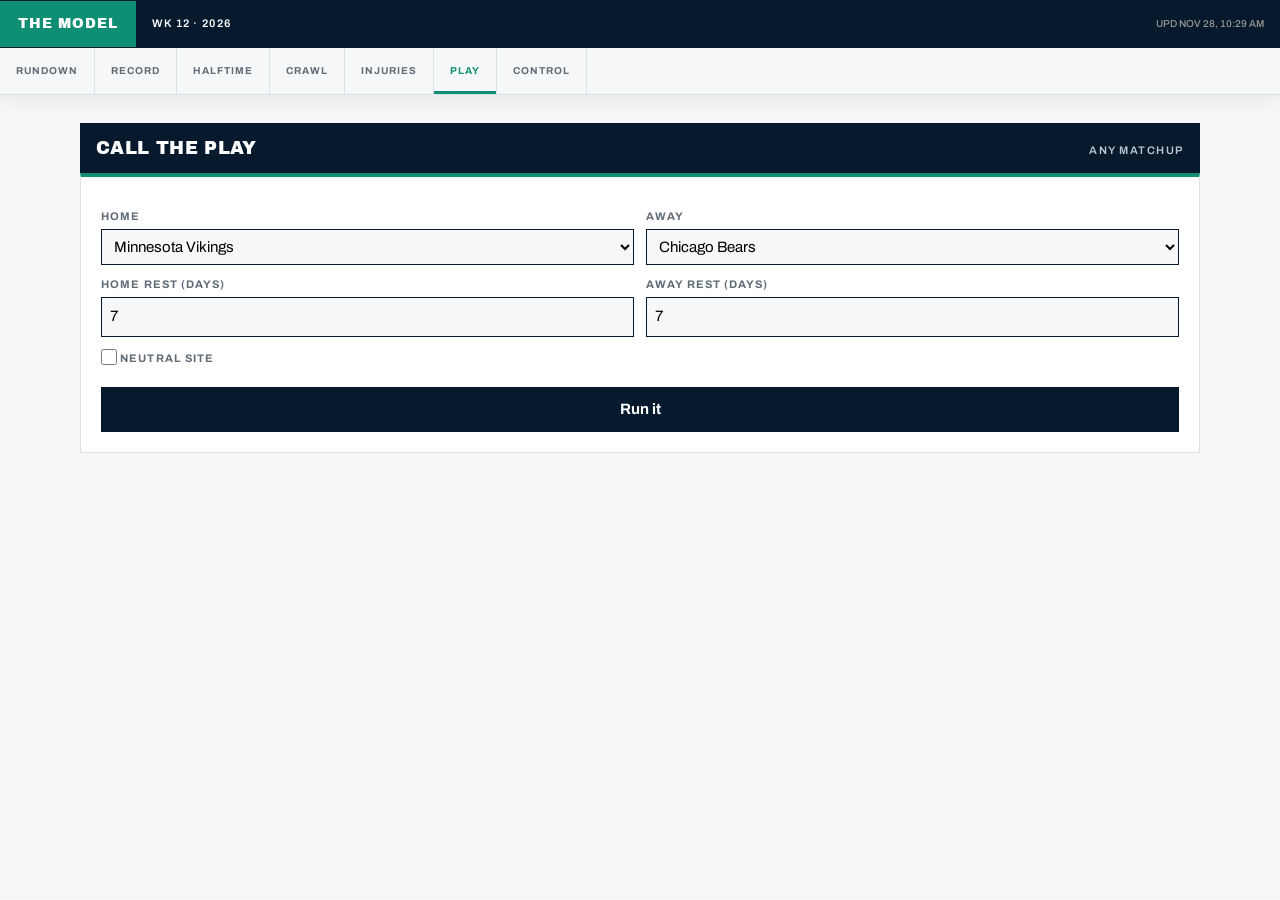
<file: play.html>
<!DOCTYPE html>
<html lang="en">
<head>
<meta charset="UTF-8" />
<meta name="viewport" content="width=device-width, initial-scale=1.0" />
<title>The Model - Call the play</title>
<meta name="description" content="NFL predictions from a walk-forward-tested model. Sixteen games a week, every pick written down before kickoff and graded after." />
<link rel="preconnect" href="https://fonts.googleapis.com" />
<link rel="preconnect" href="https://fonts.gstatic.com" crossorigin />
<link href="https://fonts.googleapis.com/css2?family=Archivo+Black&family=Archivo:wght@400;500;600;700&display=swap" rel="stylesheet" />
<style>
:root{
  --paper:#FAFAF7; --ink:#131313; --muted:#676761; --faint:#E4E3DB;
  --blue:#013369; /* NFL shield blue - the only accent */
}
*{margin:0;padding:0;box-sizing:border-box;border-radius:0!important}
body{background:var(--paper);color:var(--ink);font-family:"Archivo",sans-serif;font-size:15px;line-height:20px;font-variant-numeric:tabular-nums}
.disp{font-family:"Archivo Black",sans-serif;font-weight:400}

/* scorebug */
.bug{position:sticky;top:0;z-index:9;background:var(--ink);color:#fff;display:flex;align-items:stretch;font-size:12px}
.bug .b1{background:var(--blue);padding:8px 12px;font-family:"Archivo Black";font-size:16px;letter-spacing:.02em}
.bug .b2{padding:10px 12px;font-weight:600;letter-spacing:.12em}
.bug .b3{margin-left:auto;padding:10px 12px;color:#9a9a94;font-weight:500}

.strip-head{background:var(--ink);color:#fff;padding:8px 16px;display:flex;justify-content:space-between;align-items:baseline;margin-top:24px}
.strip-head h2{font-family:"Archivo Black";font-size:20px;letter-spacing:.02em;font-weight:400}
.strip-head span{font-size:11px;letter-spacing:.14em;color:#9a9a94;font-weight:600}
.lede{padding:20px 16px;font-size:17px;line-height:26px;font-weight:500;border-bottom:4px solid var(--ink)}
.lede b{color:var(--blue)}
.sec-note{padding:12px 16px;font-size:12px;line-height:16px;color:var(--muted);border-bottom:1px solid var(--faint)}

/* rundown strips */
.game{border-bottom:1px solid var(--faint)}
.grow{display:grid;grid-template-columns:1fr auto 1fr;align-items:center;padding:16px;background:none;border:none;width:100%;font:inherit;color:inherit;cursor:pointer;text-align:center}
.gside .tm{display:block;font-size:11px;font-weight:700;letter-spacing:.1em;color:var(--muted)}
.gside .pc{font-family:"Archivo Black";font-size:32px;line-height:36px}
.gside.win .pc{color:var(--blue)}
.gmid{padding:0 16px;font-size:11px;font-weight:600;letter-spacing:.1em;color:var(--muted);line-height:16px}
.possess{height:8px;display:flex;background:var(--faint)}
.possess i{display:block;background:var(--ink)}
.possess i.w{background:var(--blue)}
.gdet{display:none;padding:0 16px 16px;font-size:13px;line-height:20px}
.game.open .gdet{display:block}
.gdet p{padding:6px 0;border-top:1px solid var(--faint)}
.gdet b{font-weight:700}
.gdet .models{color:var(--muted);font-size:12px}
.gdet .models .ship{color:var(--blue);font-weight:700}

/* audible (per-game what-if) */
.audible{margin-top:8px;border-top:4px solid var(--ink);padding-top:8px}
.audible h5{font-size:11px;font-weight:700;letter-spacing:.14em;color:var(--muted);margin-bottom:4px}
.audrow{display:grid;grid-template-columns:72px 1fr 44px;gap:8px;align-items:center;font-size:11px;font-weight:700;letter-spacing:.08em;color:var(--muted);padding:4px 0}
.audrow output{text-align:right;color:var(--ink);font-variant-numeric:tabular-nums}
.audres{font-size:13px;padding:6px 0}
.audres b{color:var(--blue)}

/* on the record */
.rec-strip{display:grid;grid-template-columns:repeat(4,1fr);border-bottom:1px solid var(--faint)}
.rec-strip .rs{padding:16px 8px;text-align:center;border-right:1px solid var(--faint)}
.rec-strip .rs:last-child{border-right:none}
.rec-strip .n{font-family:"Archivo Black";font-size:28px;line-height:32px;display:block}
.rec-strip .n.blue{color:var(--blue)}
.rec-strip .l{font-size:10px;font-weight:600;letter-spacing:.1em;color:var(--muted);text-transform:uppercase}
.rec{display:grid;grid-template-columns:64px 1fr auto;gap:8px;padding:10px 16px;border-bottom:1px solid var(--faint);font-size:13px;align-items:baseline}
.rec .d{font-size:11px;font-weight:700;letter-spacing:.08em;color:var(--muted)}
.rec .pk b{font-weight:700}
.rec .pk .v{color:var(--muted);font-size:12px}
.rec .res{font-family:"Archivo Black";font-size:14px;text-align:right}
.rec .res.hit{color:var(--blue)}
.rec .res.miss{color:var(--muted);text-decoration:line-through}
.rec .res.pend{color:var(--muted);font-family:"Archivo";font-weight:600;font-size:11px;letter-spacing:.1em}
.burn{display:block;width:100%;background:none;border:none;border-top:1px solid var(--faint);padding:12px;font:inherit;font-size:11px;font-weight:700;letter-spacing:.14em;color:var(--muted);cursor:pointer;text-align:center}
.burn:hover{color:var(--ink)}

/* halftime report */
.halftime{display:grid;grid-template-columns:1fr 1fr;border-top:4px solid var(--ink)}
.hf{padding:16px;border-bottom:1px solid var(--faint)}
.hf:nth-child(odd){border-right:1px solid var(--faint)}
.hf .n{font-family:"Archivo Black";font-size:36px;line-height:40px;display:block}
.hf .n.blue{color:var(--blue)}
.hf .l{font-size:11px;font-weight:600;letter-spacing:.1em;color:var(--muted);text-transform:uppercase}
.note{padding:16px;font-size:12px;color:var(--muted);line-height:16px}
.cal{padding:8px 16px 16px}
.cal h5,.szn h5{font-size:11px;font-weight:700;letter-spacing:.14em;color:var(--muted);padding:8px 0}
.calrow{display:grid;grid-template-columns:56px 1fr 88px;gap:8px;align-items:center;padding:3px 0;font-size:11px;font-weight:600;color:var(--muted)}
.calrow .bars{display:grid;gap:2px}
.calrow .bars i{display:block;height:6px;background:var(--faint)}
.calrow .bars i.a{background:var(--blue)}
.calrow .va{text-align:right;font-variant-numeric:tabular-nums}
.szn{padding:0 16px 16px}
.sznrow{display:grid;grid-template-columns:44px 1fr 52px;gap:8px;align-items:center;padding:3px 0;font-size:12px;font-weight:600}
.sznrow i{display:block;height:8px;background:var(--ink)}
.sznrow .va{text-align:right;font-variant-numeric:tabular-nums;color:var(--muted)}

/* crawl */
.crawl{border-top:4px solid var(--ink)}
.crow{display:grid;grid-template-columns:36px 56px 1fr auto;gap:8px;padding:8px 16px;border-bottom:1px solid var(--faint);font-size:13px;align-items:baseline}
.crow .rk{font-family:"Archivo Black";font-size:18px;color:var(--blue)}
.crow .tm{font-weight:700}
.crow .num{text-align:right;color:var(--muted)}
.crow .num b{color:var(--ink)}

/* control room */
.ctrl{padding:8px 16px 16px;border-top:4px solid var(--ink)}
.ctrlrow{display:grid;grid-template-columns:112px 1fr 48px;gap:12px;align-items:center;padding:6px 0}
.ctrlrow label{font-size:11px;font-weight:700;letter-spacing:.1em;color:var(--muted);text-transform:uppercase}
.ctrlrow output{text-align:right;font-family:"Archivo Black";font-size:16px;font-variant-numeric:tabular-nums}
.ctrl input[type=range],.audible input[type=range]{width:100%;accent-color:var(--blue)}
.ctrlnote{font-size:11px;color:var(--muted);line-height:16px;padding-top:8px}
.ctrlreset{margin-top:12px;width:100%;padding:12px;font:inherit;font-weight:700;background:var(--paper);color:var(--ink);border:1px solid var(--ink);cursor:pointer;font-size:13px}
.ctrlreset:hover{background:var(--ink);color:#fff}

/* injuries */
.iteam{padding:12px 16px;border-bottom:1px solid var(--faint);font-size:12px;line-height:16px;color:var(--muted)}
.iteam b{color:var(--ink)}
.iteam h4{font-size:13px;color:var(--ink);display:flex;justify-content:space-between;margin-bottom:4px}
.iteam .out{color:var(--blue);font-weight:700}

/* toy */
.toy{padding:16px;border-top:4px solid var(--ink)}
.toy select,.toy input[type=number]{font:inherit;padding:8px;border:1px solid var(--ink);background:var(--paper);width:100%;font-size:15px}
.toy label{font-size:11px;font-weight:700;letter-spacing:.1em;color:var(--muted);display:block;margin:12px 0 4px;text-transform:uppercase}
.toyrow{display:grid;grid-template-columns:1fr 1fr;gap:12px}
.toy button{margin-top:16px;width:100%;padding:12px;font:inherit;font-weight:700;background:var(--ink);color:#fff;border:none;cursor:pointer;font-size:15px}
.toy button:hover{background:var(--blue)}
.toyres{margin-top:16px;display:none}
.toyres .v{font-family:"Archivo Black";font-size:28px;line-height:32px}
.toyres .v span{color:var(--blue)}
.toyres .w{font-size:13px;color:var(--muted);margin-top:8px;line-height:20px}

.colophon{padding:24px 16px 48px;font-size:12px;line-height:16px;color:var(--muted)}
.colophon p{max-width:640px;margin-bottom:8px}
@media(min-width:760px){
  main{max-width:960px;margin:0 auto}
  .gside .pc{font-size:44px;line-height:48px}
  .halftime{grid-template-columns:repeat(4,1fr)}
  .hf{border-right:1px solid var(--faint)}
  .hf:last-child{border-right:none}
}

/* page nav */
.pagenav{position:sticky;top:36px;z-index:8;background:var(--paper);display:flex;overflow-x:auto;border-bottom:4px solid var(--ink);-webkit-overflow-scrolling:touch}
.pagenav a{flex:0 0 auto;padding:10px 14px;font-size:11px;font-weight:700;letter-spacing:.12em;color:var(--muted);text-decoration:none;border-right:1px solid var(--faint)}
.pagenav a.on{color:var(--blue);box-shadow:inset 0 -4px 0 var(--blue)}
.bug .b1 a{color:#fff;text-decoration:none}
.ctrlgo{display:block;margin-top:12px;padding:12px;text-align:center;font-weight:700;background:var(--ink);color:#fff;text-decoration:none;font-size:15px}
.ctrlgo:hover{background:var(--blue)}
</style>
<link rel="stylesheet" href="ui.css" />
</head>
<body data-page="play">
<div class="bug"><span class="b1"><a href="index.html">THE MODEL</a></span><span class="b2" id="bug-week">WK 1</span><span class="b3" id="bug-upd"></span></div>
<nav class="pagenav">
<a href="index.html" data-pg="rundown">RUNDOWN</a>
<a href="record.html" data-pg="record">RECORD</a>
<a href="halftime.html" data-pg="halftime">HALFTIME</a>
<a href="crawl.html" data-pg="crawl">CRAWL</a>
<a href="injuries.html" data-pg="injuries">INJURIES</a>
<a href="play.html" data-pg="play" class="on">PLAY</a>
<a href="control.html" data-pg="control">CONTROL</a>
</nav>
<main>
<header class="strip-head"><h2>CALL THE PLAY</h2><span>ANY MATCHUP</span></header>
<form class="toy" id="toy">
  <div class="toyrow">
    <div><label for="th">Home</label><select id="th"></select></div>
    <div><label for="ta">Away</label><select id="ta"></select></div>
  </div>
  <div class="toyrow">
    <div><label for="rh">Home rest (days)</label><input id="rh" type="number" min="3" max="14" value="7"></div>
    <div><label for="ra">Away rest (days)</label><input id="ra" type="number" min="3" max="14" value="7"></div>
  </div>
  <label style="margin-top:12px"><input type="checkbox" id="nt" style="width:16px;height:16px;vertical-align:-3px"> Neutral site</label>
  <button type="submit">Run it</button>
  <div class="toyres" id="toyres"></div>
</form>
</main>
<script>const TZ="America/Chicago";
const DATA_BASE="./data/";
async function getJSON(f){try{const r=await fetch(DATA_BASE+f+"?t="+Date.now());return r.ok?await r.json():null}catch{return null}}
async function loadAll(){
  const [pred,lb,metrics,inj]=await Promise.all([
    getJSON("nfl_predictions.json").then(d=>d||getJSON("predictions.json")),
    getJSON("nfl_leaderboard.json").then(d=>d||getJSON("leaderboard.json")),
    getJSON("model_metrics.json"),
    getJSON("nfl_injuries.json")]);
  return {pred,lb,metrics,inj:inj?.injuries||[]};
}
const pct1=p=>p==null?"—":(p*100).toFixed(1)+"%";
const pct0=p=>p==null?"—":Math.round(p*100)+"%";
const fmtInt=n=>n==null?"—":Number(n).toLocaleString("en-US");
const esc=s=>String(s??"").replace(/[&<>"]/g,c=>({"&":"&amp;","<":"&lt;",">":"&gt;",'"':"&quot;"}[c]));
function kickoff(g){const d=new Date(g.game_time);return{day:d.toLocaleDateString("en-US",{timeZone:TZ,weekday:"short"}).toUpperCase(),time:d.toLocaleTimeString("en-US",{timeZone:TZ,hour:"numeric",minute:"2-digit"}).replace(" ","").toLowerCase()}}
function gamesFor(pred,w){return (pred?.games||[]).filter(g=>g.week===w).sort((a,b)=>new Date(a.game_time)-new Date(b.game_time))}

const NFL_COORDS={ARI:[33.5276,-112.2626],ATL:[33.7553,-84.4006],BAL:[39.2780,-76.6227],BUF:[42.7738,-78.7870],CAR:[35.2258,-80.8528],CHI:[41.8623,-87.6167],CIN:[39.0954,-84.5160],CLE:[41.5061,-81.6995],DAL:[32.7473,-97.0945],DEN:[39.7439,-105.0201],DET:[42.3400,-83.0456],GB:[44.5013,-88.0622],HOU:[29.6847,-95.4107],IND:[39.7601,-86.1639],JAX:[30.3240,-81.6373],KC:[39.0489,-94.4839],LAC:[33.9534,-118.3392],LAR:[33.9534,-118.3392],LV:[36.0909,-115.1833],MIA:[25.9580,-80.2389],MIN:[44.9738,-93.2581],NE:[42.0909,-71.2643],NO:[29.9509,-90.0814],NYG:[40.8128,-74.0742],NYJ:[40.8128,-74.0742],PHI:[39.9008,-75.1675],PIT:[40.4468,-80.0158],SEA:[47.5952,-122.3316],SF:[37.4030,-121.9700],TB:[27.9759,-82.5033],TEN:[36.1665,-86.7713],WAS:[38.9076,-76.8645]};
const hav=(a,b)=>{const R=3958.8,r=Math.PI/180,dL=(b[0]-a[0])*r,dO=(b[1]-a[1])*r,h=Math.sin(dL/2)**2+Math.cos(a[0]*r)*Math.cos(b[0]*r)*Math.sin(dO/2)**2;return 2*R*Math.asin(Math.sqrt(h))};
const eP=d=>1/(1+Math.pow(10,-d/400));

let WEEK=null, PRED=null, LB=null;

/* ── call the play ── */
function setupToy(lb){
  const teams=(lb?.teams||[]).slice().sort((a,b)=>a.team.localeCompare(b.team));
  for(const id of["th","ta"])document.getElementById(id).innerHTML=teams.map(t=>`<option value="${t.team}">${esc(t.team_name)}</option>`).join("");
  document.getElementById("th").value="MIN";document.getElementById("ta").value="CHI";
  document.getElementById("toy").addEventListener("submit",e=>{
    e.preventDefault();
    const h=document.getElementById("th").value,a=document.getElementById("ta").value;if(h===a)return;
    const nt=document.getElementById("nt").checked,rh=+document.getElementById("rh").value||7,ra=+document.getElementById("ra").value||7;
    const hd=teams.find(t=>t.team===h),ad=teams.find(t=>t.team===a);
    const hfa=nt?0:65,hE=hd?.elo??1500,aE=ad?.elo??1500;
    const el=eP(hE+hfa-aE),lg=eP(hE+hfa+(rh-ra)*1.5-aE);
    const py=eP(((hd?.pyth??.5)-(ad?.pyth??.5))*400+hfa),ef=eP(((hd?.net_eff??0)-(ad?.net_eff??0))*200+hfa);
    const xw=.25,rem=.75,ens=lg*(.30+xw*.30/rem)+el*(.20+xw*.20/rem)+py*(.15+xw*.15/rem)+ef*(.10+xw*.10/rem);
    const w=ens>=.5?h:a,wp=Math.max(ens,1-ens),wn=ens>=.5?hd.team_name:ad.team_name;
    const mi=NFL_COORDS[h]&&NFL_COORDS[a]?Math.round(hav(NFL_COORDS[a],NFL_COORDS[h])):0;
    const r=document.getElementById("toyres");r.style.display="block";
    r.innerHTML=`<p class="v"><span>${esc(w)}</span> ${pct1(wp)}</p><p class="w">${esc(wn)}, ${wp>.7?"a strong favorite":wp>.6?"a clear favorite":"barely favored"}. Elo ${Math.round(hE)} vs ${Math.round(aE)}${nt?", neutral site":", home field worth 65 Elo"}. ${mi>500?esc(a)+" travels "+fmtInt(mi)+" miles.":"Short trip."} Sub-calls: ELO ${pct0(el)} · LOG ${pct0(lg)} · PYTH ${pct0(py)} · EFF ${pct0(ef)}.</p>`;
  });
}


function fillBug(pred){
  if(!pred)return;
  document.getElementById("bug-week").textContent="WK "+(pred.week??1)+" · "+pred.season;
  const u=pred.updated?new Date(pred.updated):null;
  document.getElementById("bug-upd").textContent=u?("UPD "+u.toLocaleString("en-US",{timeZone:TZ,month:"short",day:"numeric",hour:"numeric",minute:"2-digit"}).toUpperCase()):"";
}

(async()=>{
  const {pred,lb}=await loadAll();
  fillBug(pred);
  setupToy(lb);
})();
</script>
</body>
</html>
</file>
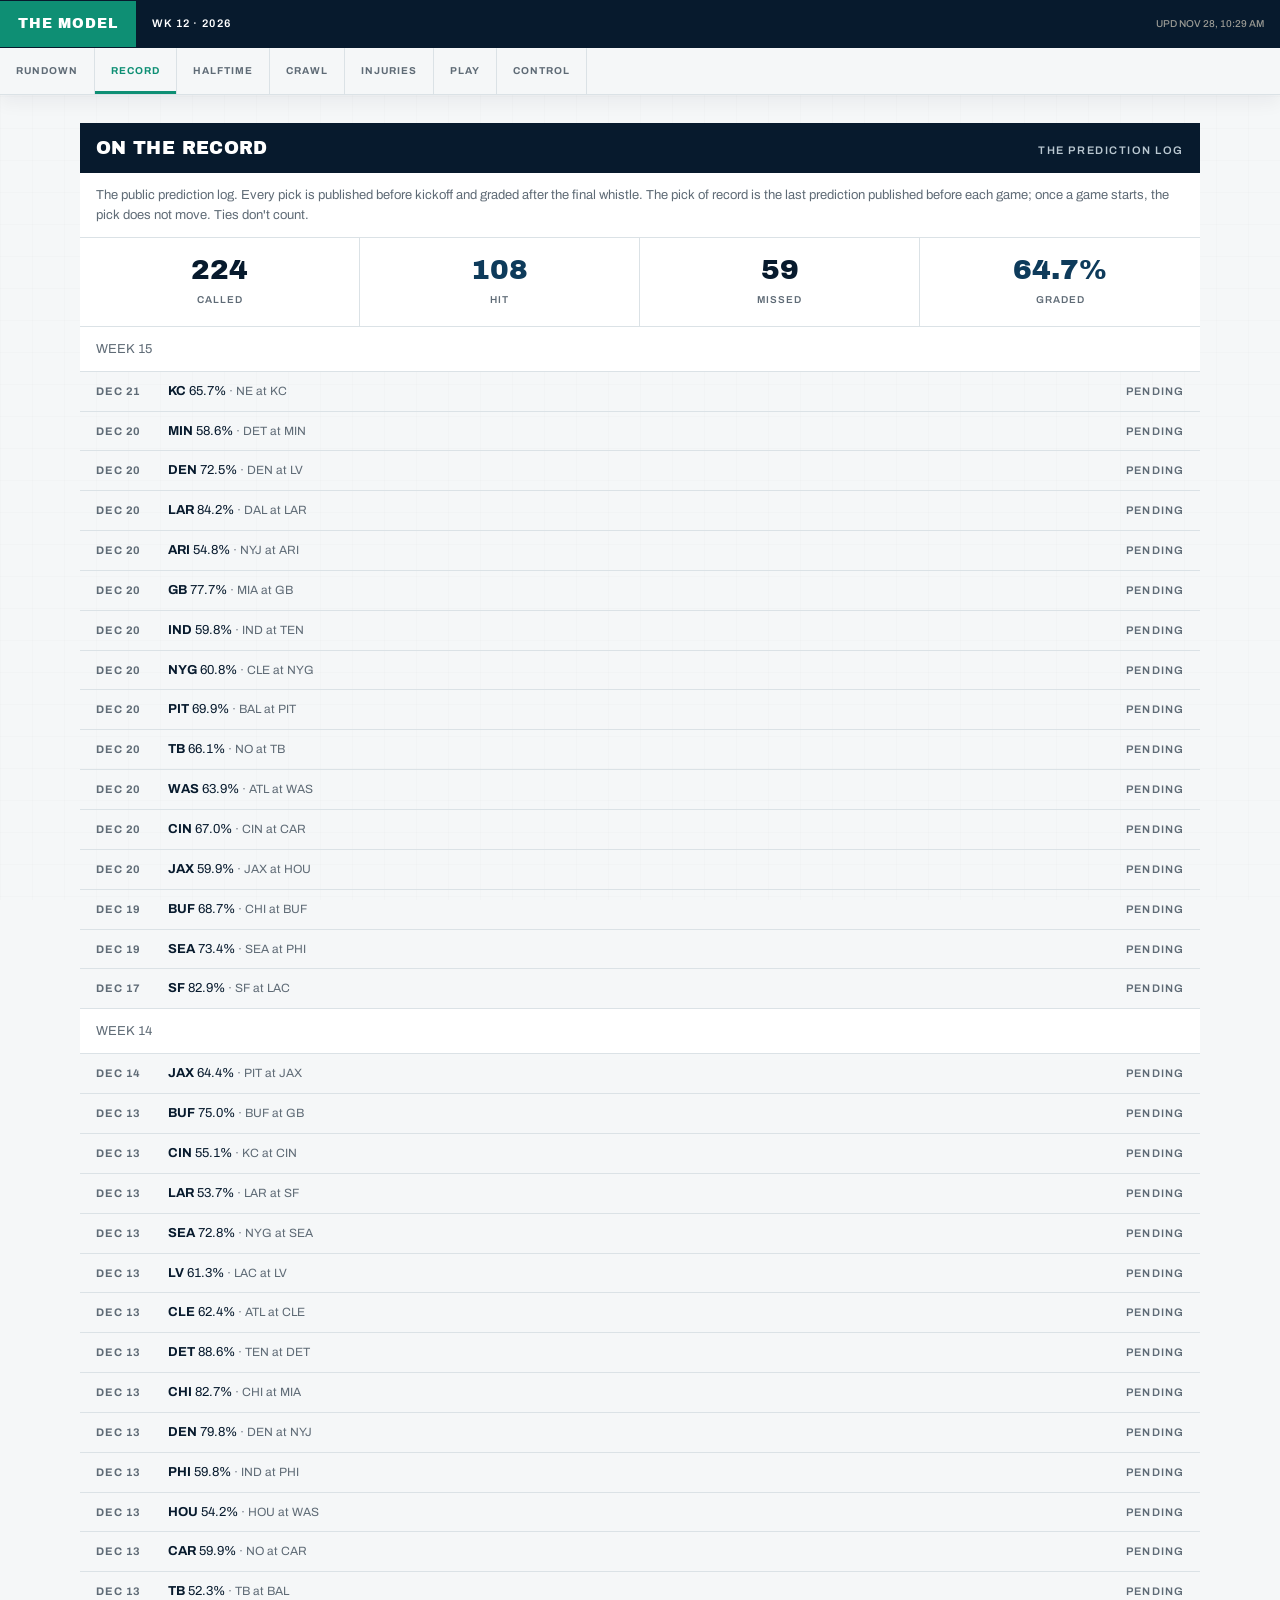
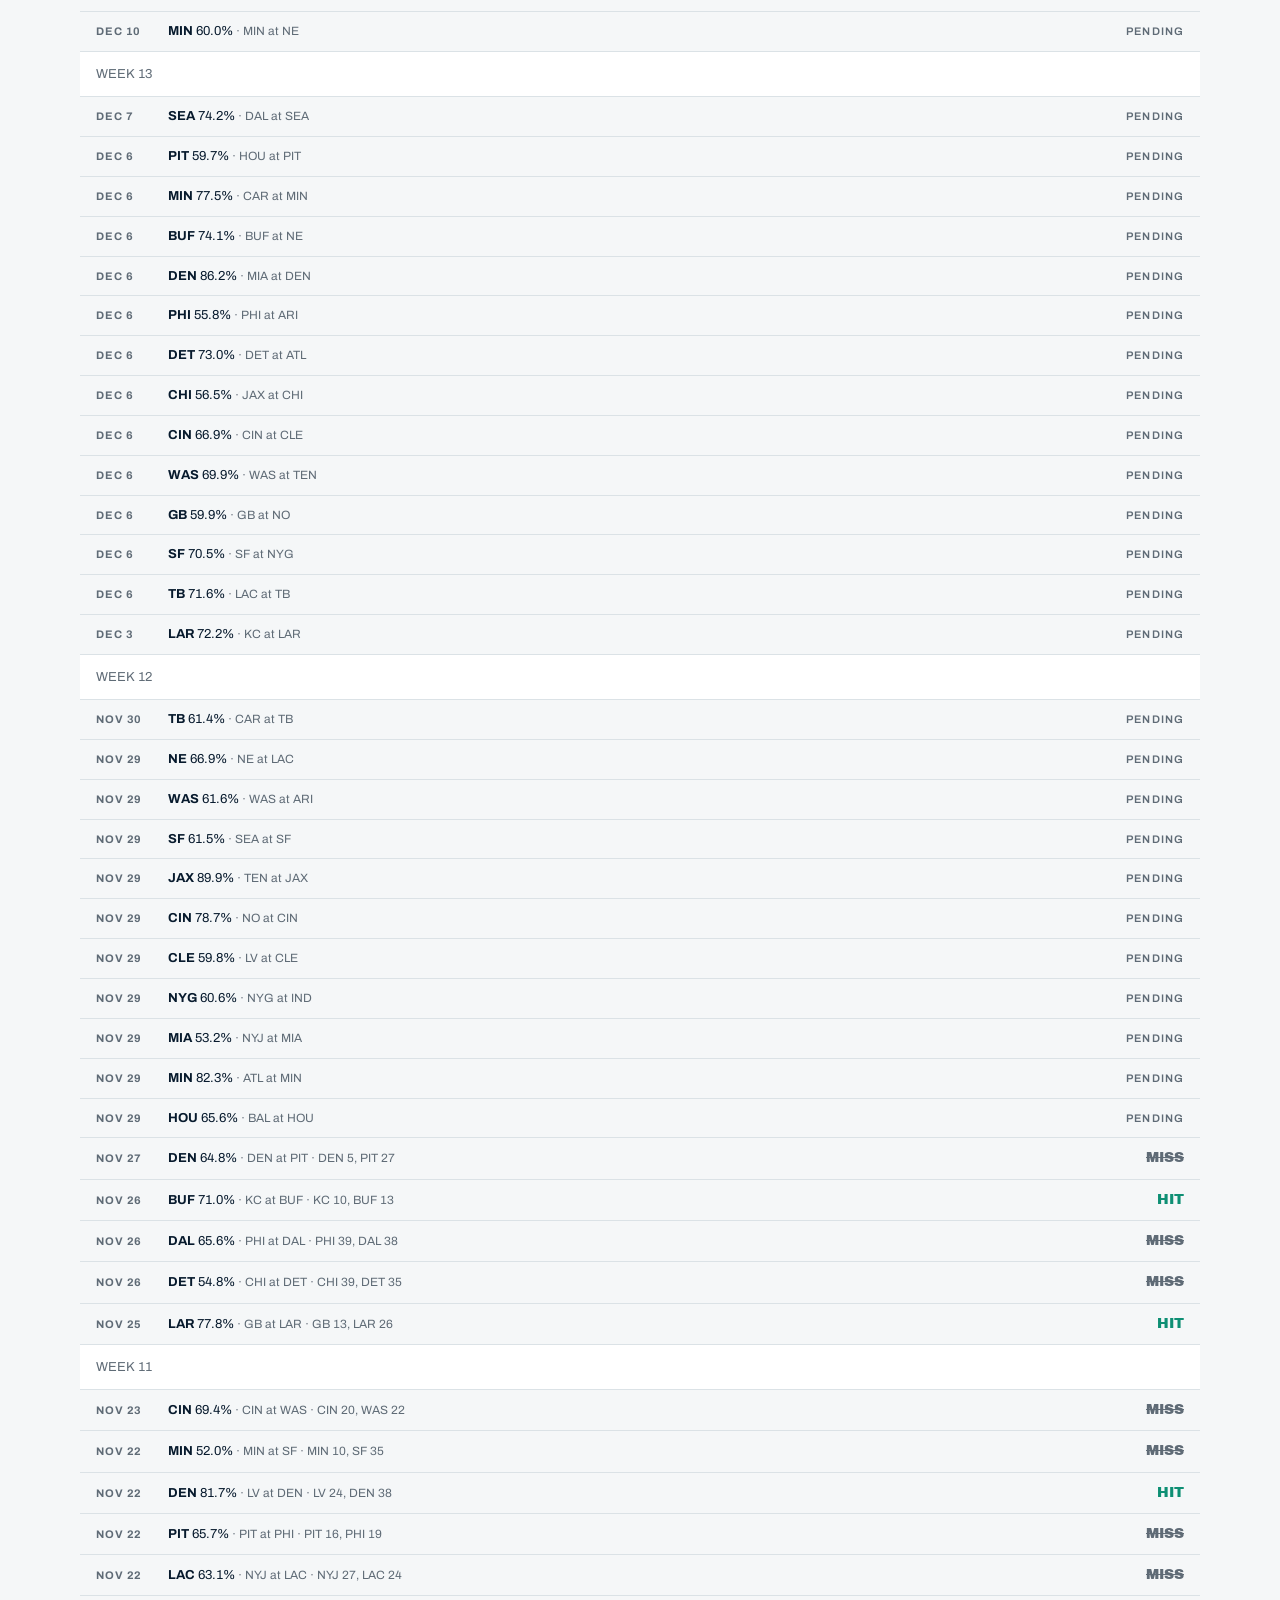
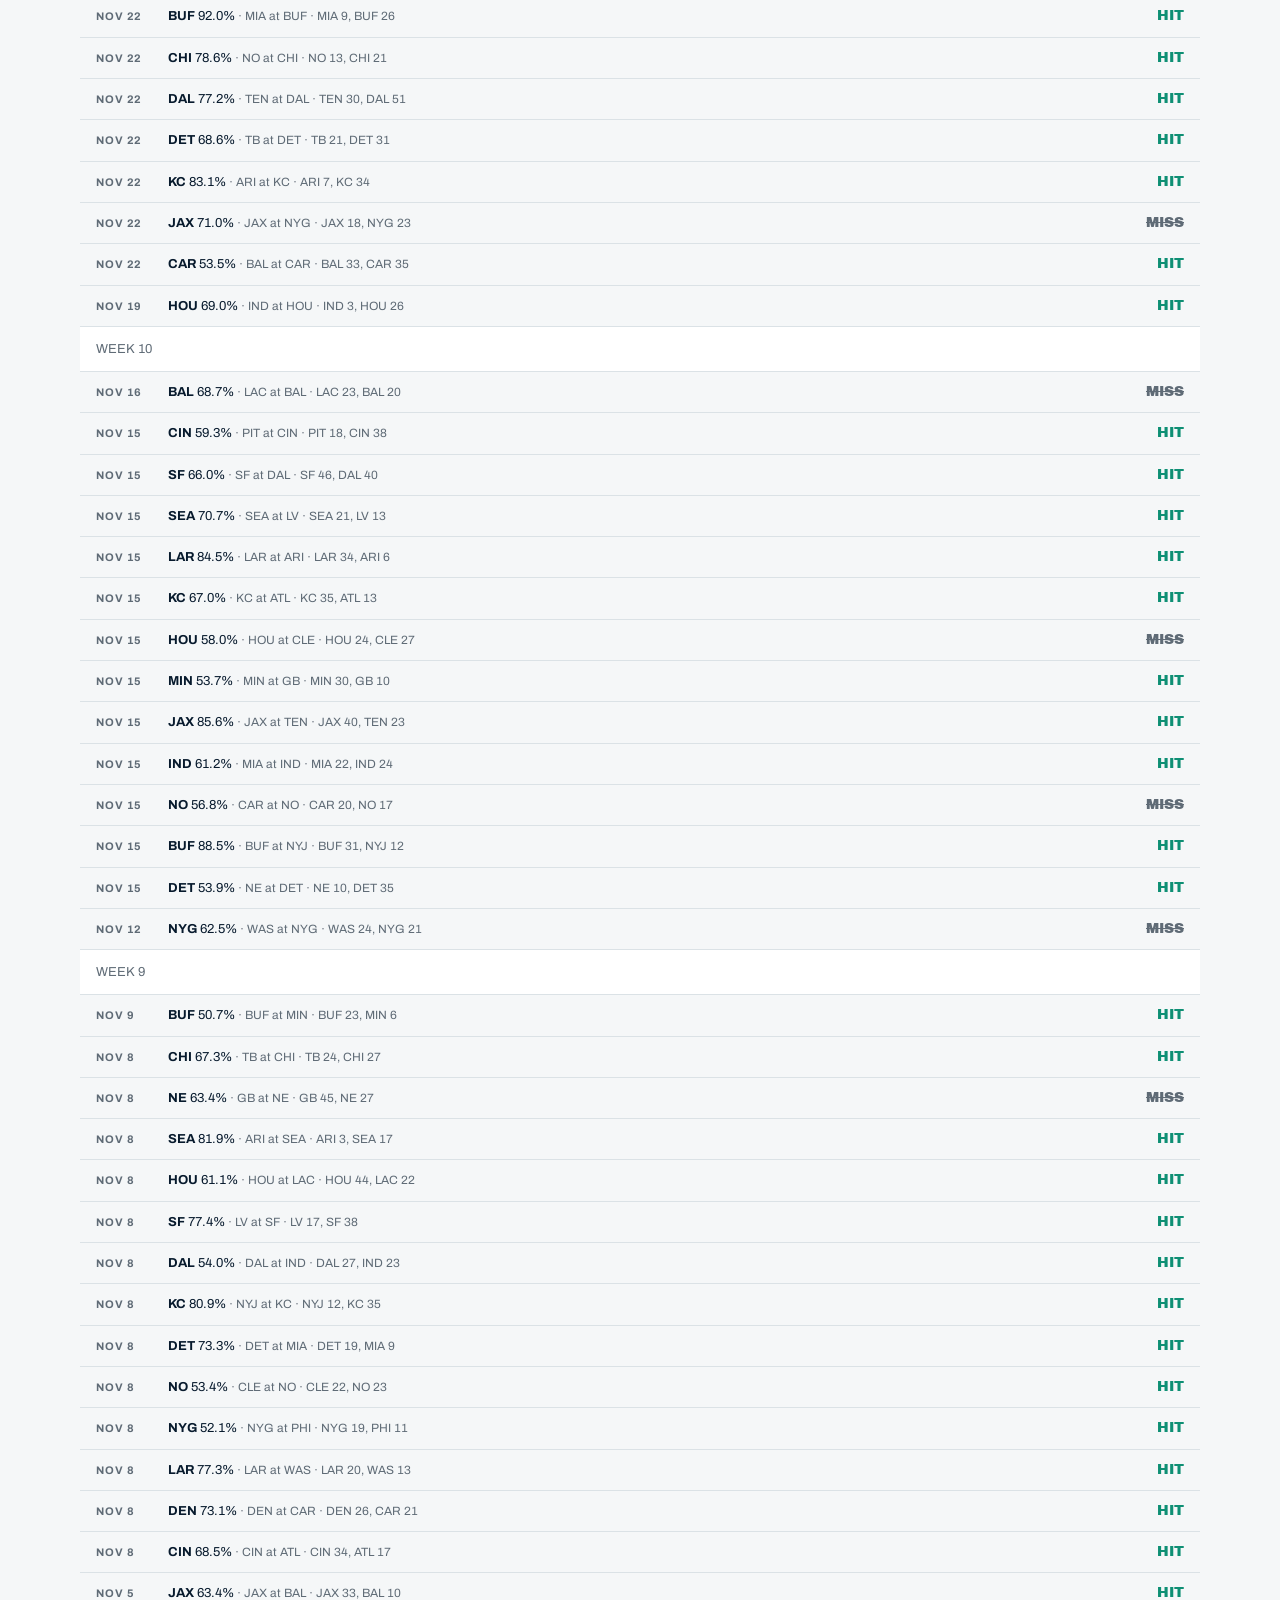
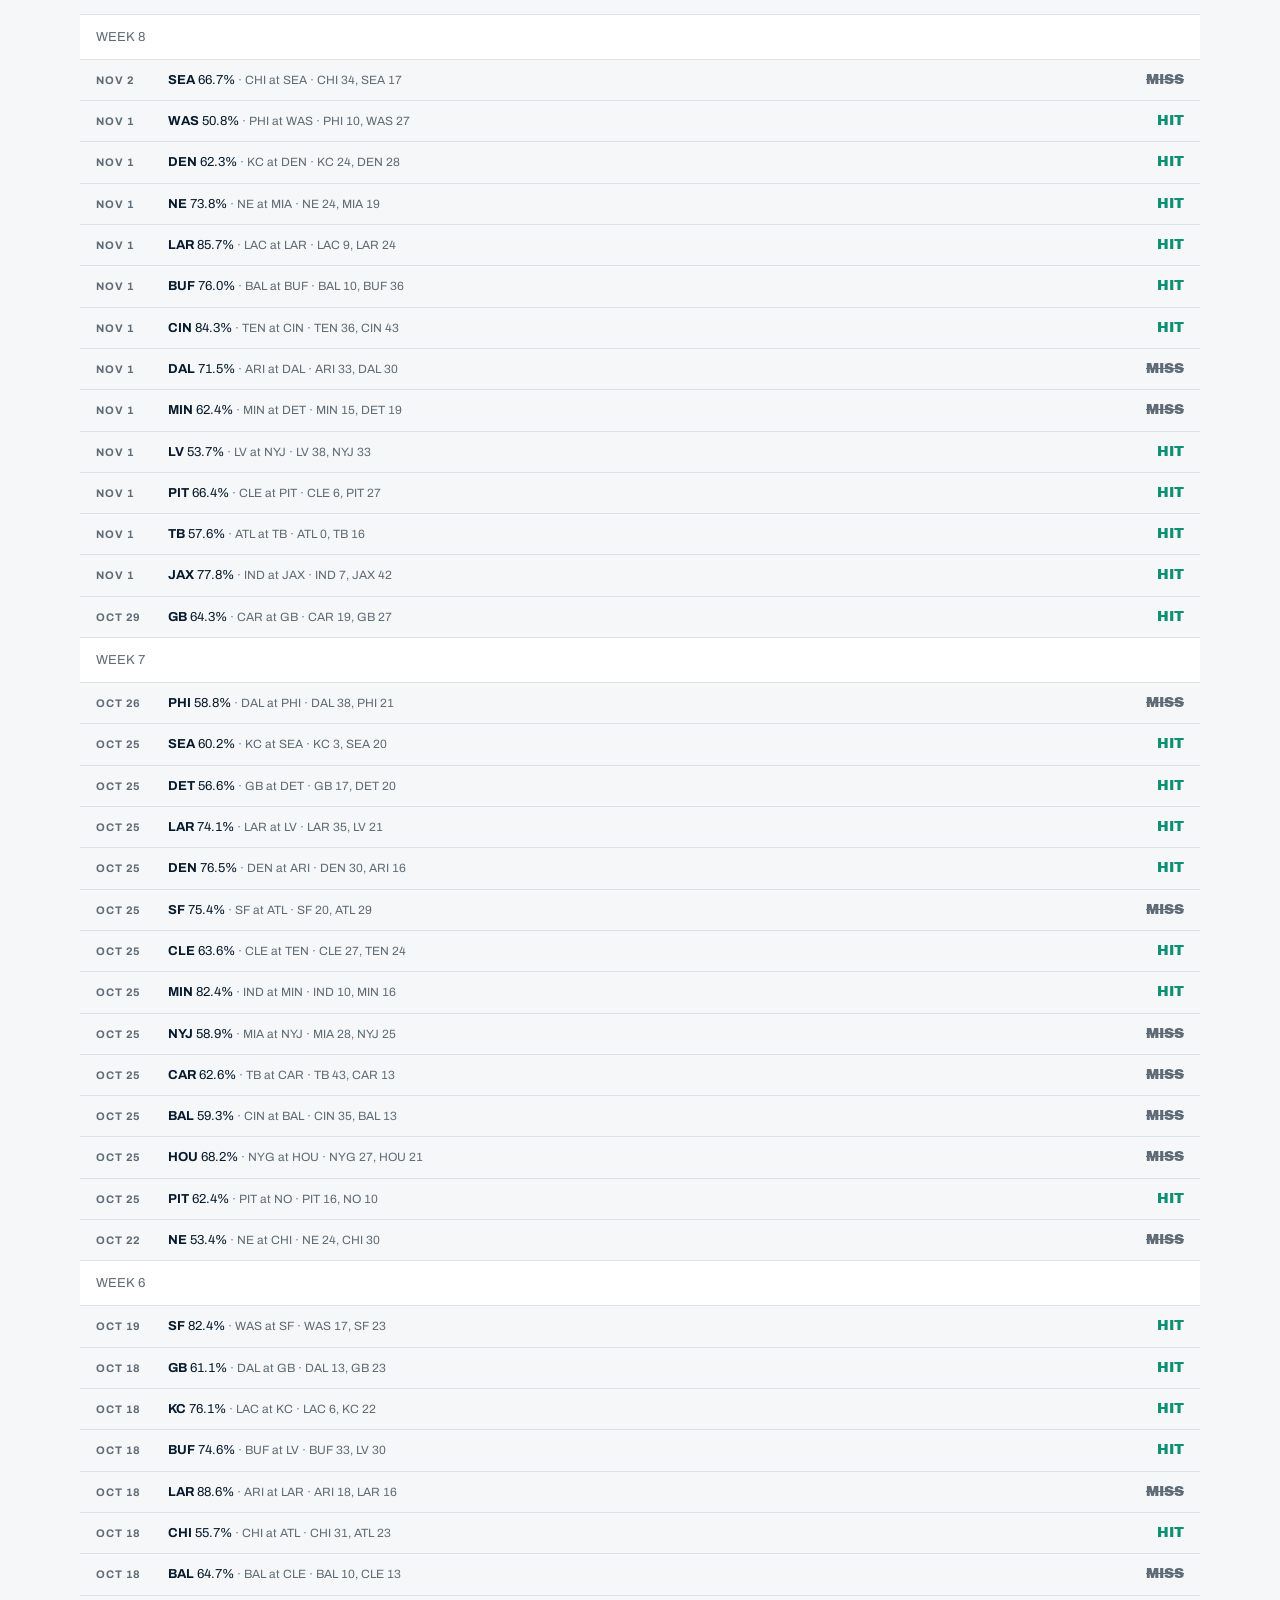
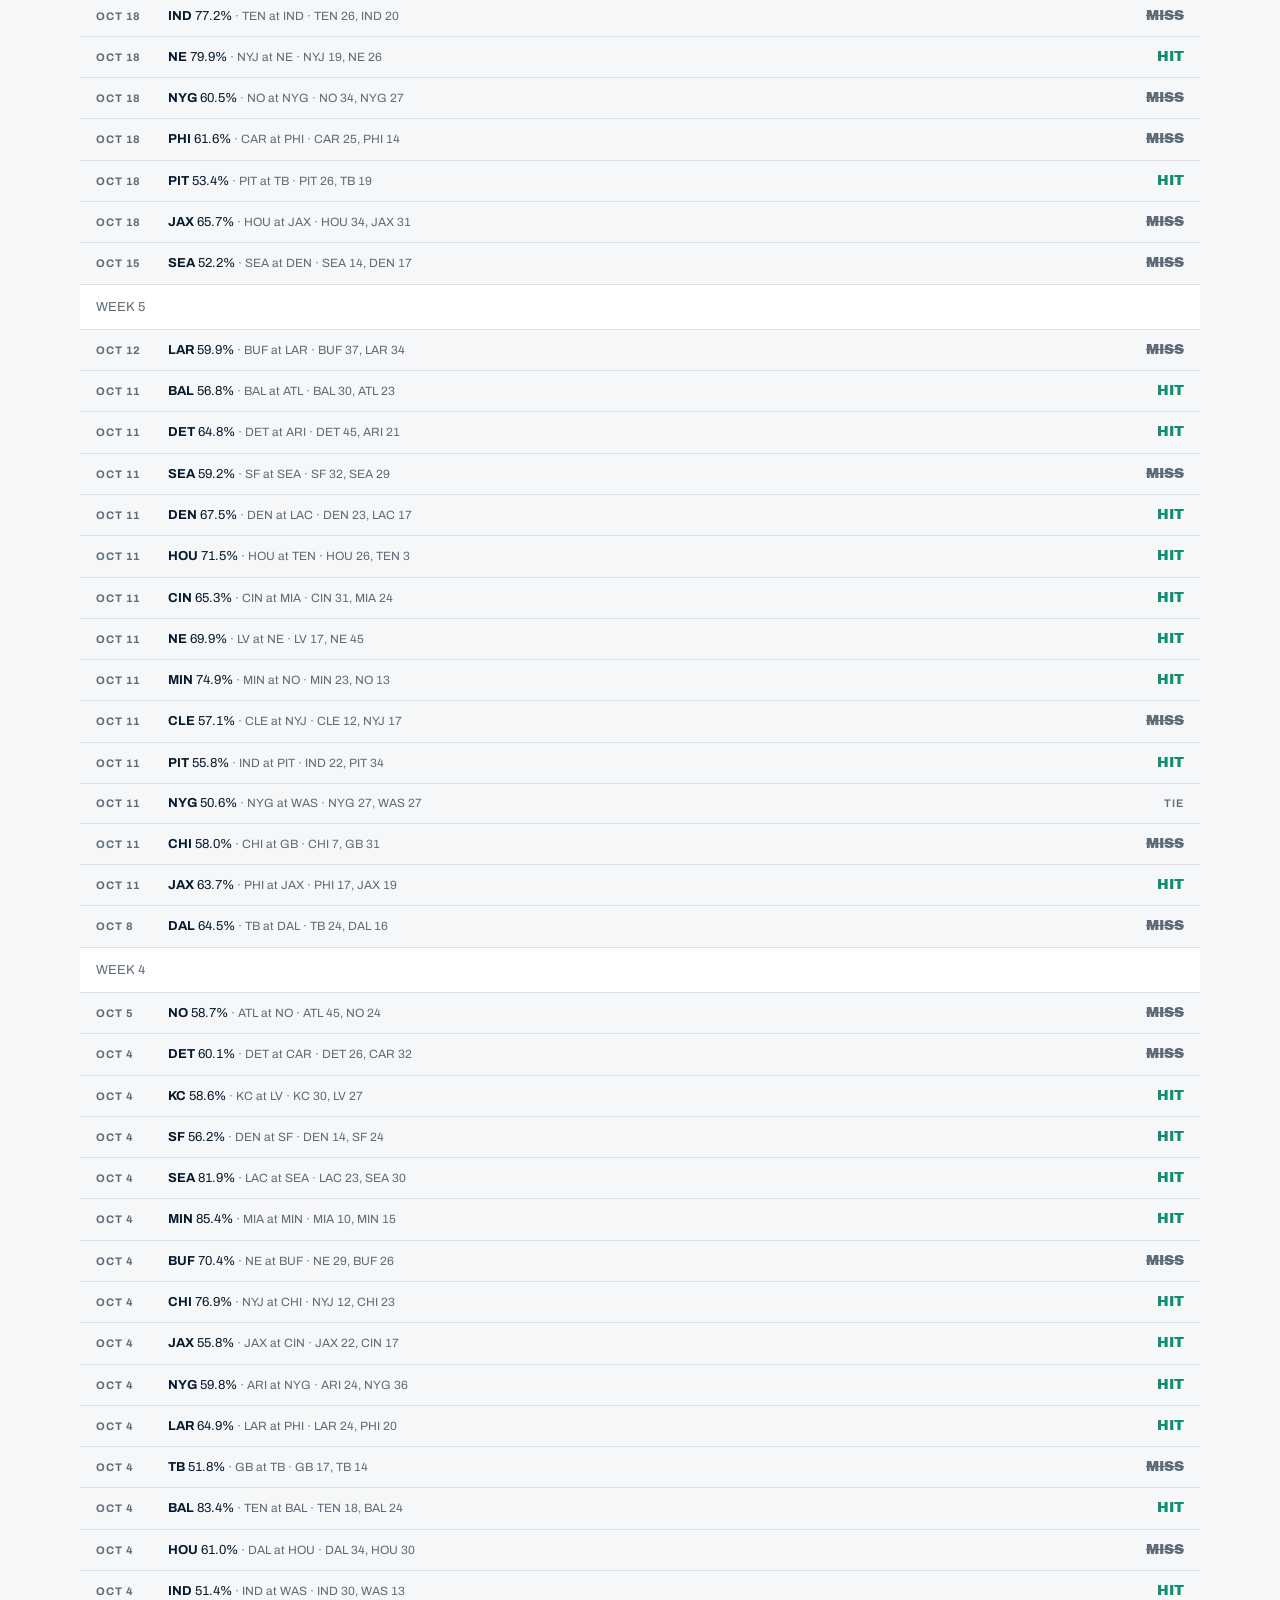
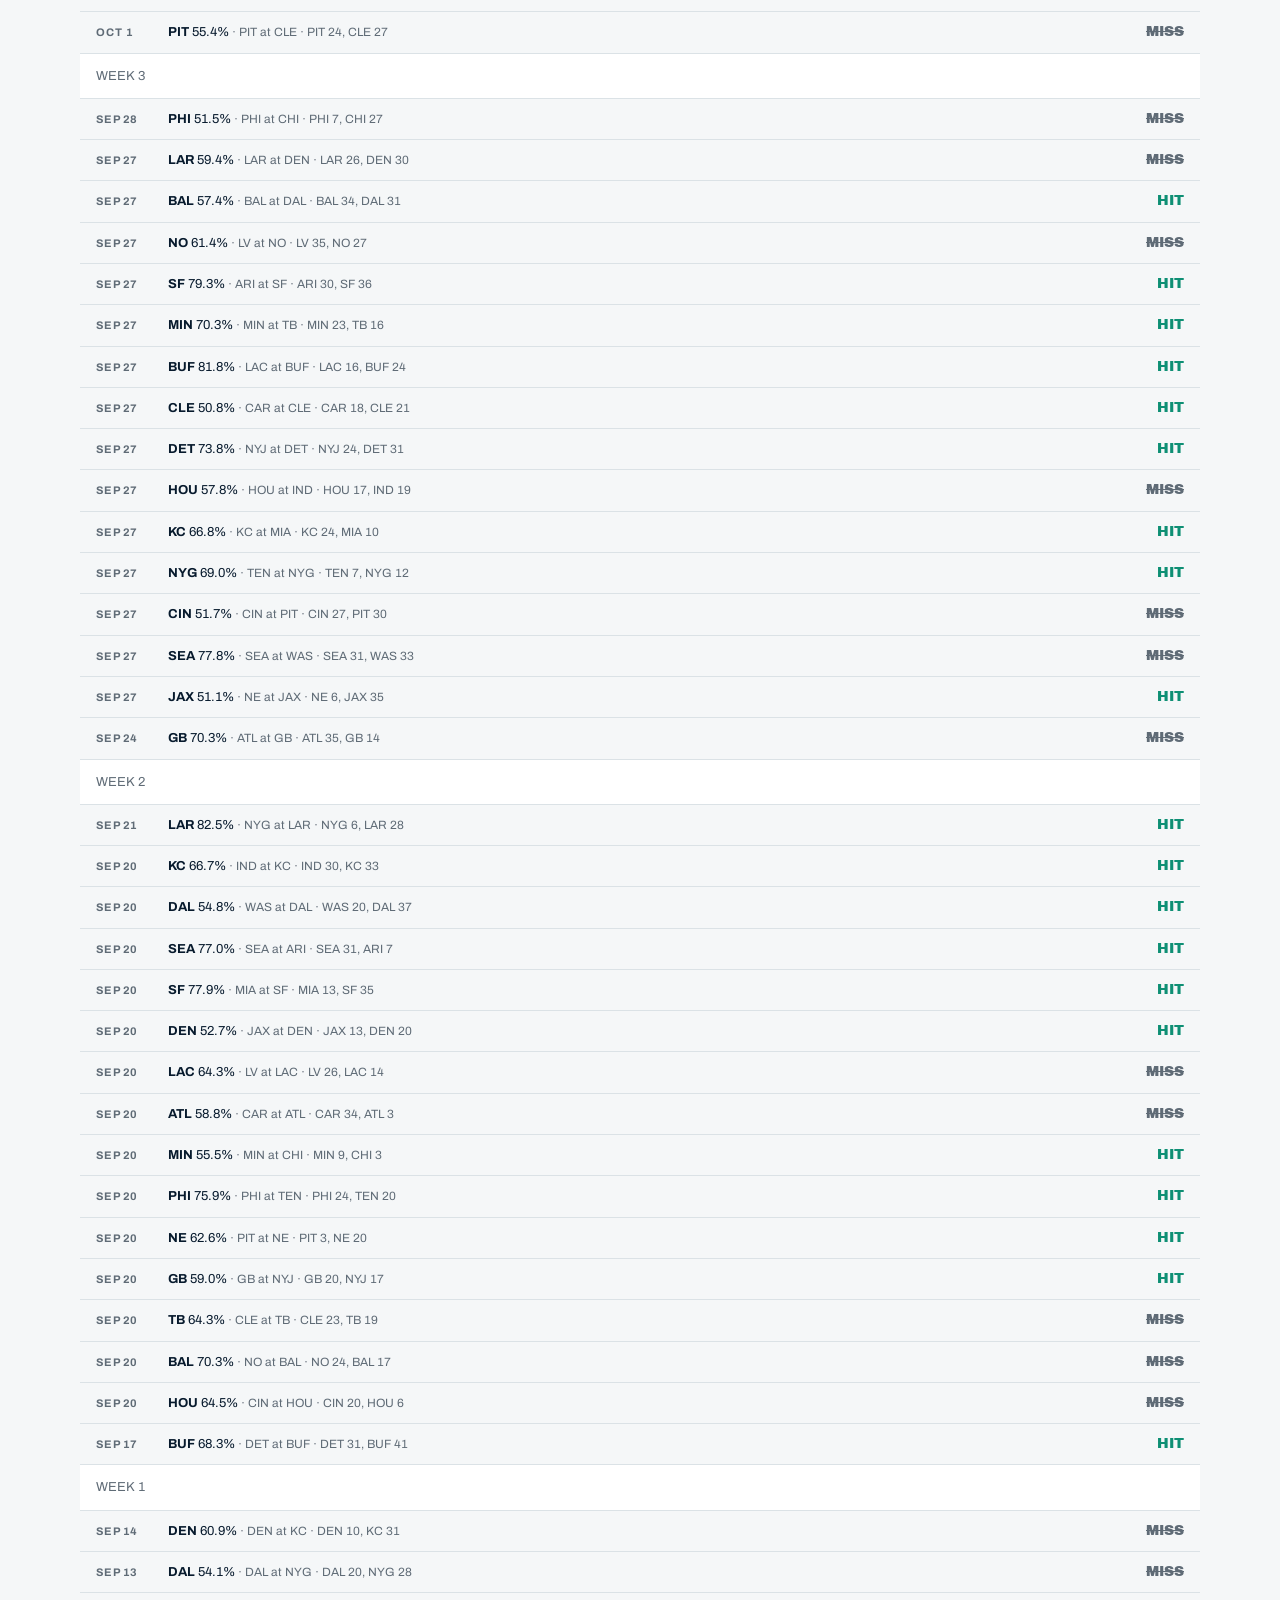
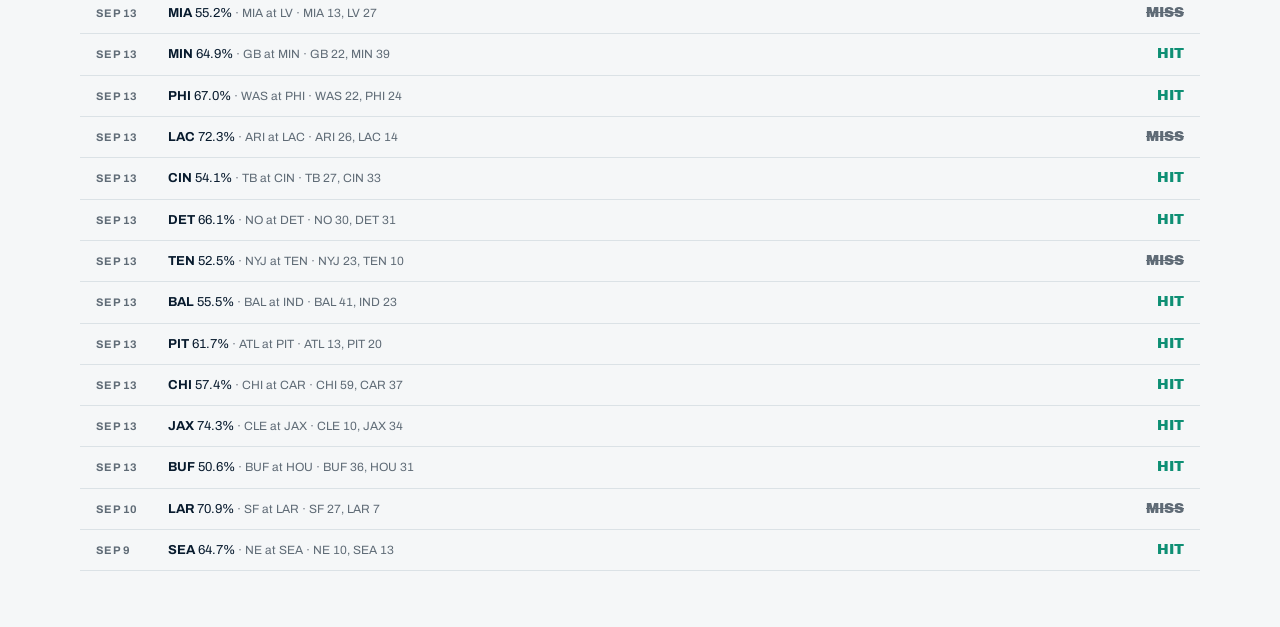
<file: record.html>
<!DOCTYPE html>
<html lang="en">
<head>
<meta charset="UTF-8" />
<meta name="viewport" content="width=device-width, initial-scale=1.0" />
<title>The Model - On the record</title>
<meta name="description" content="NFL predictions from a walk-forward-tested model. Sixteen games a week, every pick written down before kickoff and graded after." />
<link rel="preconnect" href="https://fonts.googleapis.com" />
<link rel="preconnect" href="https://fonts.gstatic.com" crossorigin />
<link href="https://fonts.googleapis.com/css2?family=Archivo+Black&family=Archivo:wght@400;500;600;700&display=swap" rel="stylesheet" />
<style>
:root{
  --paper:#FAFAF7; --ink:#131313; --muted:#676761; --faint:#E4E3DB;
  --blue:#013369; /* NFL shield blue - the only accent */
}
*{margin:0;padding:0;box-sizing:border-box;border-radius:0!important}
body{background:var(--paper);color:var(--ink);font-family:"Archivo",sans-serif;font-size:15px;line-height:20px;font-variant-numeric:tabular-nums}
.disp{font-family:"Archivo Black",sans-serif;font-weight:400}

/* scorebug */
.bug{position:sticky;top:0;z-index:9;background:var(--ink);color:#fff;display:flex;align-items:stretch;font-size:12px}
.bug .b1{background:var(--blue);padding:8px 12px;font-family:"Archivo Black";font-size:16px;letter-spacing:.02em}
.bug .b2{padding:10px 12px;font-weight:600;letter-spacing:.12em}
.bug .b3{margin-left:auto;padding:10px 12px;color:#9a9a94;font-weight:500}

.strip-head{background:var(--ink);color:#fff;padding:8px 16px;display:flex;justify-content:space-between;align-items:baseline;margin-top:24px}
.strip-head h2{font-family:"Archivo Black";font-size:20px;letter-spacing:.02em;font-weight:400}
.strip-head span{font-size:11px;letter-spacing:.14em;color:#9a9a94;font-weight:600}
.lede{padding:20px 16px;font-size:17px;line-height:26px;font-weight:500;border-bottom:4px solid var(--ink)}
.lede b{color:var(--blue)}
.sec-note{padding:12px 16px;font-size:12px;line-height:16px;color:var(--muted);border-bottom:1px solid var(--faint)}

/* rundown strips */
.game{border-bottom:1px solid var(--faint)}
.grow{display:grid;grid-template-columns:1fr auto 1fr;align-items:center;padding:16px;background:none;border:none;width:100%;font:inherit;color:inherit;cursor:pointer;text-align:center}
.gside .tm{display:block;font-size:11px;font-weight:700;letter-spacing:.1em;color:var(--muted)}
.gside .pc{font-family:"Archivo Black";font-size:32px;line-height:36px}
.gside.win .pc{color:var(--blue)}
.gmid{padding:0 16px;font-size:11px;font-weight:600;letter-spacing:.1em;color:var(--muted);line-height:16px}
.possess{height:8px;display:flex;background:var(--faint)}
.possess i{display:block;background:var(--ink)}
.possess i.w{background:var(--blue)}
.gdet{display:none;padding:0 16px 16px;font-size:13px;line-height:20px}
.game.open .gdet{display:block}
.gdet p{padding:6px 0;border-top:1px solid var(--faint)}
.gdet b{font-weight:700}
.gdet .models{color:var(--muted);font-size:12px}
.gdet .models .ship{color:var(--blue);font-weight:700}

/* audible (per-game what-if) */
.audible{margin-top:8px;border-top:4px solid var(--ink);padding-top:8px}
.audible h5{font-size:11px;font-weight:700;letter-spacing:.14em;color:var(--muted);margin-bottom:4px}
.audrow{display:grid;grid-template-columns:72px 1fr 44px;gap:8px;align-items:center;font-size:11px;font-weight:700;letter-spacing:.08em;color:var(--muted);padding:4px 0}
.audrow output{text-align:right;color:var(--ink);font-variant-numeric:tabular-nums}
.audres{font-size:13px;padding:6px 0}
.audres b{color:var(--blue)}

/* on the record */
.rec-strip{display:grid;grid-template-columns:repeat(4,1fr);border-bottom:1px solid var(--faint)}
.rec-strip .rs{padding:16px 8px;text-align:center;border-right:1px solid var(--faint)}
.rec-strip .rs:last-child{border-right:none}
.rec-strip .n{font-family:"Archivo Black";font-size:28px;line-height:32px;display:block}
.rec-strip .n.blue{color:var(--blue)}
.rec-strip .l{font-size:10px;font-weight:600;letter-spacing:.1em;color:var(--muted);text-transform:uppercase}
.rec{display:grid;grid-template-columns:64px 1fr auto;gap:8px;padding:10px 16px;border-bottom:1px solid var(--faint);font-size:13px;align-items:baseline}
.rec .d{font-size:11px;font-weight:700;letter-spacing:.08em;color:var(--muted)}
.rec .pk b{font-weight:700}
.rec .pk .v{color:var(--muted);font-size:12px}
.rec .res{font-family:"Archivo Black";font-size:14px;text-align:right}
.rec .res.hit{color:var(--blue)}
.rec .res.miss{color:var(--muted);text-decoration:line-through}
.rec .res.pend{color:var(--muted);font-family:"Archivo";font-weight:600;font-size:11px;letter-spacing:.1em}

/* halftime report */
.halftime{display:grid;grid-template-columns:1fr 1fr;border-top:4px solid var(--ink)}
.hf{padding:16px;border-bottom:1px solid var(--faint)}
.hf:nth-child(odd){border-right:1px solid var(--faint)}
.hf .n{font-family:"Archivo Black";font-size:36px;line-height:40px;display:block}
.hf .n.blue{color:var(--blue)}
.hf .l{font-size:11px;font-weight:600;letter-spacing:.1em;color:var(--muted);text-transform:uppercase}
.note{padding:16px;font-size:12px;color:var(--muted);line-height:16px}
.cal{padding:8px 16px 16px}
.cal h5,.szn h5{font-size:11px;font-weight:700;letter-spacing:.14em;color:var(--muted);padding:8px 0}
.calrow{display:grid;grid-template-columns:56px 1fr 88px;gap:8px;align-items:center;padding:3px 0;font-size:11px;font-weight:600;color:var(--muted)}
.calrow .bars{display:grid;gap:2px}
.calrow .bars i{display:block;height:6px;background:var(--faint)}
.calrow .bars i.a{background:var(--blue)}
.calrow .va{text-align:right;font-variant-numeric:tabular-nums}
.szn{padding:0 16px 16px}
.sznrow{display:grid;grid-template-columns:44px 1fr 52px;gap:8px;align-items:center;padding:3px 0;font-size:12px;font-weight:600}
.sznrow i{display:block;height:8px;background:var(--ink)}
.sznrow .va{text-align:right;font-variant-numeric:tabular-nums;color:var(--muted)}

/* crawl */
.crawl{border-top:4px solid var(--ink)}
.crow{display:grid;grid-template-columns:36px 56px 1fr auto;gap:8px;padding:8px 16px;border-bottom:1px solid var(--faint);font-size:13px;align-items:baseline}
.crow .rk{font-family:"Archivo Black";font-size:18px;color:var(--blue)}
.crow .tm{font-weight:700}
.crow .num{text-align:right;color:var(--muted)}
.crow .num b{color:var(--ink)}

/* control room */
.ctrl{padding:8px 16px 16px;border-top:4px solid var(--ink)}
.ctrlrow{display:grid;grid-template-columns:112px 1fr 48px;gap:12px;align-items:center;padding:6px 0}
.ctrlrow label{font-size:11px;font-weight:700;letter-spacing:.1em;color:var(--muted);text-transform:uppercase}
.ctrlrow output{text-align:right;font-family:"Archivo Black";font-size:16px;font-variant-numeric:tabular-nums}
.ctrl input[type=range],.audible input[type=range]{width:100%;accent-color:var(--blue)}
.ctrlnote{font-size:11px;color:var(--muted);line-height:16px;padding-top:8px}
.ctrlreset{margin-top:12px;width:100%;padding:12px;font:inherit;font-weight:700;background:var(--paper);color:var(--ink);border:1px solid var(--ink);cursor:pointer;font-size:13px}
.ctrlreset:hover{background:var(--ink);color:#fff}

/* injuries */
.iteam{padding:12px 16px;border-bottom:1px solid var(--faint);font-size:12px;line-height:16px;color:var(--muted)}
.iteam b{color:var(--ink)}
.iteam h4{font-size:13px;color:var(--ink);display:flex;justify-content:space-between;margin-bottom:4px}
.iteam .out{color:var(--blue);font-weight:700}

/* toy */
.toy{padding:16px;border-top:4px solid var(--ink)}
.toy select,.toy input[type=number]{font:inherit;padding:8px;border:1px solid var(--ink);background:var(--paper);width:100%;font-size:15px}
.toy label{font-size:11px;font-weight:700;letter-spacing:.1em;color:var(--muted);display:block;margin:12px 0 4px;text-transform:uppercase}
.toyrow{display:grid;grid-template-columns:1fr 1fr;gap:12px}
.toy button{margin-top:16px;width:100%;padding:12px;font:inherit;font-weight:700;background:var(--ink);color:#fff;border:none;cursor:pointer;font-size:15px}
.toy button:hover{background:var(--blue)}
.toyres{margin-top:16px;display:none}
.toyres .v{font-family:"Archivo Black";font-size:28px;line-height:32px}
.toyres .v span{color:var(--blue)}
.toyres .w{font-size:13px;color:var(--muted);margin-top:8px;line-height:20px}

.colophon{padding:24px 16px 48px;font-size:12px;line-height:16px;color:var(--muted)}
.colophon p{max-width:640px;margin-bottom:8px}
@media(min-width:760px){
  main{max-width:960px;margin:0 auto}
  .gside .pc{font-size:44px;line-height:48px}
  .halftime{grid-template-columns:repeat(4,1fr)}
  .hf{border-right:1px solid var(--faint)}
  .hf:last-child{border-right:none}
}

/* page nav */
.pagenav{position:sticky;top:36px;z-index:8;background:var(--paper);display:flex;overflow-x:auto;border-bottom:4px solid var(--ink);-webkit-overflow-scrolling:touch}
.pagenav a{flex:0 0 auto;padding:10px 14px;font-size:11px;font-weight:700;letter-spacing:.12em;color:var(--muted);text-decoration:none;border-right:1px solid var(--faint)}
.pagenav a.on{color:var(--blue);box-shadow:inset 0 -4px 0 var(--blue)}
.bug .b1 a{color:#fff;text-decoration:none}
.ctrlgo{display:block;margin-top:12px;padding:12px;text-align:center;font-weight:700;background:var(--ink);color:#fff;text-decoration:none;font-size:15px}
.ctrlgo:hover{background:var(--blue)}
</style>
<link rel="stylesheet" href="ui.css" />
</head>
<body data-page="record">
<div class="bug"><span class="b1"><a href="index.html">THE MODEL</a></span><span class="b2" id="bug-week">WK 1</span><span class="b3" id="bug-upd"></span></div>
<nav class="pagenav">
<a href="index.html" data-pg="rundown">RUNDOWN</a>
<a href="record.html" data-pg="record" class="on">RECORD</a>
<a href="halftime.html" data-pg="halftime">HALFTIME</a>
<a href="crawl.html" data-pg="crawl">CRAWL</a>
<a href="injuries.html" data-pg="injuries">INJURIES</a>
<a href="play.html" data-pg="play">PLAY</a>
<a href="control.html" data-pg="control">CONTROL</a>
</nav>
<main>
<header class="strip-head"><h2>ON THE RECORD</h2><span>THE PREDICTION LOG</span></header>
<p class="sec-note">The public prediction log. Every pick is published before kickoff and graded after the final whistle. The pick of record is the last prediction published before each game; once a game starts, the pick does not move. Ties don't count.</p>
<div class="rec-strip" id="rec-strip"></div>
<div id="rec"></div>
</main>
<script>const TZ="America/Chicago";
const DATA_BASE="./data/";
async function getJSON(f){try{const r=await fetch(DATA_BASE+f+"?t="+Date.now());return r.ok?await r.json():null}catch{return null}}
async function loadAll(){
  const [pred,lb,metrics,inj]=await Promise.all([
    getJSON("nfl_predictions.json").then(d=>d||getJSON("predictions.json")),
    getJSON("nfl_leaderboard.json").then(d=>d||getJSON("leaderboard.json")),
    getJSON("model_metrics.json"),
    getJSON("nfl_injuries.json")]);
  return {pred,lb,metrics,inj:inj?.injuries||[]};
}
const pct1=p=>p==null?"—":(p*100).toFixed(1)+"%";
const pct0=p=>p==null?"—":Math.round(p*100)+"%";
const fmtInt=n=>n==null?"—":Number(n).toLocaleString("en-US");
const esc=s=>String(s??"").replace(/[&<>"]/g,c=>({"&":"&amp;","<":"&lt;",">":"&gt;",'"':"&quot;"}[c]));
function kickoff(g){const d=new Date(g.game_time);return{day:d.toLocaleDateString("en-US",{timeZone:TZ,weekday:"short"}).toUpperCase(),time:d.toLocaleTimeString("en-US",{timeZone:TZ,hour:"numeric",minute:"2-digit"}).replace(" ","").toLowerCase()}}
function gamesFor(pred,w){return (pred?.games||[]).filter(g=>g.week===w).sort((a,b)=>new Date(a.game_time)-new Date(b.game_time))}

const NFL_COORDS={ARI:[33.5276,-112.2626],ATL:[33.7553,-84.4006],BAL:[39.2780,-76.6227],BUF:[42.7738,-78.7870],CAR:[35.2258,-80.8528],CHI:[41.8623,-87.6167],CIN:[39.0954,-84.5160],CLE:[41.5061,-81.6995],DAL:[32.7473,-97.0945],DEN:[39.7439,-105.0201],DET:[42.3400,-83.0456],GB:[44.5013,-88.0622],HOU:[29.6847,-95.4107],IND:[39.7601,-86.1639],JAX:[30.3240,-81.6373],KC:[39.0489,-94.4839],LAC:[33.9534,-118.3392],LAR:[33.9534,-118.3392],LV:[36.0909,-115.1833],MIA:[25.9580,-80.2389],MIN:[44.9738,-93.2581],NE:[42.0909,-71.2643],NO:[29.9509,-90.0814],NYG:[40.8128,-74.0742],NYJ:[40.8128,-74.0742],PHI:[39.9008,-75.1675],PIT:[40.4468,-80.0158],SEA:[47.5952,-122.3316],SF:[37.4030,-121.9700],TB:[27.9759,-82.5033],TEN:[36.1665,-86.7713],WAS:[38.9076,-76.8645]};
const hav=(a,b)=>{const R=3958.8,r=Math.PI/180,dL=(b[0]-a[0])*r,dO=(b[1]-a[1])*r,h=Math.sin(dL/2)**2+Math.cos(a[0]*r)*Math.cos(b[0]*r)*Math.sin(dO/2)**2;return 2*R*Math.asin(Math.sqrt(h))};
const eP=d=>1/(1+Math.pow(10,-d/400));

let WEEK=null, PRED=null, LB=null;

/* ── on the record: the public prediction log ── */
async function loadRecord(){try{const r=await fetch(DATA_BASE+"nfl_record.json?t="+Date.now());return r.ok?await r.json():null}catch{return null}}
function renderRecord(rec){
  const games=(rec?.games||[]).slice().sort((a,b)=>new Date(b.game_time)-new Date(a.game_time));
  const called=games.filter(e=>e.predicted_winner);
  const graded=called.filter(e=>e.result==="HIT"||e.result==="MISS");
  const hits=graded.filter(e=>e.result==="HIT");
  document.getElementById("rec-strip").innerHTML=[
    {n:called.length,l:"Called"},
    {n:hits.length,l:"Hit",blue:1},
    {n:graded.length-hits.length,l:"Missed"},
    {n:graded.length?(hits.length/graded.length*100).toFixed(1)+"%":"—",l:"Graded",blue:1},
  ].map(s=>`<div class="rs"><span class="n ${s.blue?"blue":""}">${s.n}</span><span class="l">${s.l}</span></div>`).join("");
  let html="",lastWeek=null;
  for(const e of games){
    if(e.week!==lastWeek){lastWeek=e.week;html+=`<p class="sec-note">WEEK ${e.week}</p>`}
    const d=new Date(e.game_time);
    const ds=d.toLocaleDateString("en-US",{timeZone:TZ,month:"short",day:"numeric"}).toUpperCase();
    const done=e.result==="HIT"||e.result==="MISS", hit=e.result==="HIT";
    const score=done&&e.home_score!=null?` · ${esc(e.away_team)} ${e.away_score}, ${esc(e.home_team)} ${e.home_score}`:(e.result==="TIE"&&e.home_score!=null?` · ${esc(e.away_team)} ${e.away_score}, ${esc(e.home_team)} ${e.home_score}`:"");
    const res=e.result==="TIE"?["pend","TIE"]:e.result==="NO_PICK"||!e.predicted_winner?["pend","NO PICK"]:done?(hit?["hit","HIT"]:["miss","MISS"]):["pend","PENDING"];
    const pk=e.predicted_winner?`<b>${esc(e.predicted_winner)}</b> ${(e.predicted_prob*100).toFixed(1)}%`:`<b>—</b>`;
    html+=`<div class="rec"><span class="d">${ds}</span><span class="pk">${pk}<span class="v"> · ${esc(e.away_team)} at ${esc(e.home_team)}${score}</span></span><span class="res ${res[0]}">${res[1]}</span></div>`;
  }
  document.getElementById("rec").innerHTML=html||`<p class="sec-note">No picks on the record yet. This week's card was just dealt - check back after kickoff.</p>`;
}

function fillBug(pred){
  if(!pred)return;
  document.getElementById("bug-week").textContent="WK "+(pred.week??1)+" · "+pred.season;
  const u=pred.updated?new Date(pred.updated):null;
  document.getElementById("bug-upd").textContent=u?("UPD "+u.toLocaleString("en-US",{timeZone:TZ,month:"short",day:"numeric",hour:"numeric",minute:"2-digit"}).toUpperCase()):"";
}

(async()=>{
  const {pred}=await loadAll();
  PRED=pred;fillBug(pred);
  renderRecord(await loadRecord());
})();
</script>
</body>
</html>
</file>
<file: ui.css>
:root{--paper:#f5f7f8;--ink:#071a2d;--muted:#5f6b76;--faint:#dbe2e6;--blue:#0e3b5b;--signal:#0e8f74;--signal-soft:#d9f5ed;--warn:#b43b3b;--card:#fff;}
*{border-radius:0!important}
body{font-size:16px;line-height:1.45;background:var(--paper);}
body:before{content:"";position:fixed;inset:0;z-index:-1;opacity:.35;background-image:linear-gradient(rgba(7,26,45,.035) 1px,transparent 1px),linear-gradient(90deg,rgba(7,26,45,.035) 1px,transparent 1px);background-size:32px 32px;pointer-events:none}
.bug{min-height:48px;background:#071a2d;align-items:center;box-shadow:0 1px 0 rgba(255,255,255,.15)}
.bug .b1{padding:13px 18px;background:var(--signal);font-size:14px;letter-spacing:.06em}.bug .b2{padding:11px 16px;font-size:11px}.bug .b3{padding:11px 16px;font-size:10px}
.pagenav{top:48px;border-bottom:1px solid var(--faint);box-shadow:0 8px 18px rgba(7,26,45,.05)}
.pagenav a{min-height:46px;display:flex;align-items:center;padding:12px 16px;font-size:10px;letter-spacing:.1em}.pagenav a.on{color:var(--signal);box-shadow:inset 0 -3px 0 var(--signal)}
main{max-width:1160px!important;padding:0 20px 56px}.strip-head{margin-top:28px;padding:12px 16px;background:var(--ink)}.strip-head h2{font-size:18px}.strip-head span{color:#b9c7d0}
.sec-note,.note{background:var(--card);border-color:var(--faint);font-size:13px;line-height:1.55}.rec-strip,.halftime,.crawl,.ctrl,.toy{background:var(--card);border-color:var(--faint)}
.ctrl,.toy{padding:20px;border:1px solid var(--faint);border-top:4px solid var(--signal)}.ctrlrow{min-height:44px}.ctrlreset{border-radius:8px!important}.ctrlgo{background:var(--signal);border-radius:8px!important}.ctrlgo:hover{background:#08745e}
.rec-strip .n,.hf .n{color:var(--ink)}.rec .res.hit,.crow .rk,.lede b,.gside.win .pc{color:var(--signal)}
.edge-test{margin-top:28px;background:var(--card);border:1px solid var(--faint);border-top:4px solid var(--ink)}.edge-test .edge-head{margin-top:0}.edge-verdict{padding:22px 16px;border-bottom:1px solid var(--faint);background:#fff4f2}.edge-verdict.good{background:var(--signal-soft)}.edge-kicker{display:block;color:var(--warn);font-size:10px;font-weight:700;letter-spacing:.13em}.edge-verdict.good .edge-kicker{color:#056c58}.edge-verdict strong{display:block;margin:5px 0;font-family:"Archivo Black",sans-serif;font-size:42px;line-height:1;color:var(--warn)}.edge-verdict.good strong{color:var(--signal)}.edge-verdict p{color:var(--muted);font-size:12px;font-weight:600}.edge-grid{padding:8px 16px 16px}.edge-row{display:grid;grid-template-columns:76px 1fr auto;gap:12px;align-items:center;padding:12px 0;border-bottom:1px solid var(--faint);font-size:12px}.edge-row.primary{margin:0 -8px;padding:12px 8px;background:#f1f5f6;border-left:3px solid var(--ink)}.edge-cut{color:var(--muted);font-size:10px;font-weight:700;letter-spacing:.08em}.edge-row b{font-family:"Archivo Black",sans-serif;font-size:18px}.edge-row>span:last-child{color:var(--muted);font-weight:600;text-align:right}.pos{color:var(--signal)!important}.neg{color:var(--warn)!important}.edge-season{padding:0 16px 16px}.edge-season .sznrow i{min-width:2px}.edge-season .sznrow i.positive{background:var(--signal)}.edge-season .sznrow i.negative{background:var(--warn)}.edge-caveat{border-top:1px solid var(--faint)}
:focus-visible{outline:3px solid #f3b63e;outline-offset:3px}
/* Board */
.board-hero{margin-top:28px;padding:28px;background:var(--ink);color:#fff;display:flex;gap:24px;justify-content:space-between;align-items:flex-end;border-top:5px solid var(--signal)}
.eyebrow{color:#a7e8d9;font-size:11px;font-weight:700;letter-spacing:.14em}.board-hero h1{font-family:"Archivo Black",sans-serif;font-size:clamp(30px,5vw,54px);line-height:.95;letter-spacing:-.035em;margin:8px 0}.board-lede{max-width:630px;color:#c6d0d7;font-size:15px;line-height:1.45}.board-meta{display:flex;gap:8px;flex-wrap:wrap;justify-content:flex-end}.metric-chip{min-width:104px;padding:10px 12px;background:#102b44;border:1px solid #294359}.metric-chip strong{display:block;font-size:16px;color:#fff}.metric-chip span{display:block;margin-top:2px;color:#a7b7c1;font-size:9px;font-weight:700;letter-spacing:.1em}.metric-chip.signal strong{color:#8ce2cf}
.board-tools{position:sticky;top:94px;z-index:7;min-height:56px;display:flex;align-items:center;gap:8px;padding:10px 0;background:var(--paper);border-bottom:1px solid var(--faint)}
.filter{min-height:36px;padding:0 12px;border:1px solid var(--faint);background:#fff;color:var(--muted);font:700 10px "Archivo",sans-serif;letter-spacing:.09em;cursor:pointer}.filter.on{border-color:var(--signal);color:#056c58;background:var(--signal-soft)}.board-tools>span{margin-left:auto;color:var(--muted);font-size:10px;font-weight:700;letter-spacing:.1em}
#games{display:grid;grid-template-columns:repeat(2,minmax(0,1fr));gap:12px;padding-top:16px}.game{background:var(--card);border:1px solid var(--faint);box-shadow:0 1px 0 rgba(7,26,45,.03);transition:transform .16s ease,box-shadow .16s ease}.game:hover{transform:translateY(-2px);box-shadow:0 10px 24px rgba(7,26,45,.1)}
.grow{display:block;padding:0;background:transparent;text-align:left}.game-top{display:flex;justify-content:space-between;align-items:center;padding:11px 14px;border-bottom:1px solid var(--faint);color:var(--muted);font-size:10px;font-weight:700;letter-spacing:.08em}.market-state{color:var(--signal)}.market-state.muted{color:var(--muted)}
.matchup{display:grid;grid-template-columns:1fr 44px 1fr;align-items:center;padding:18px 14px 14px;text-align:center}.team{display:grid;grid-template-columns:auto 1fr;gap:10px;align-items:center;text-align:left}.team.home{grid-template-columns:1fr auto;text-align:right}.team.home .team-copy{order:1}.team.home img{order:2}.team img{width:34px;height:34px;object-fit:contain}.team-code{display:block;font-family:"Archivo Black",sans-serif;font-size:23px;line-height:1}.team-name{display:block;margin-top:3px;color:var(--muted);font-size:10px;font-weight:600;white-space:nowrap;overflow:hidden;text-overflow:ellipsis}.team-prob{margin-top:5px;font-family:"Archivo Black",sans-serif;font-size:22px;line-height:1}.team.favored .team-prob{color:var(--signal)}.vs{color:#99a5ae;font-size:10px;font-weight:700;letter-spacing:.1em}
.field{position:relative;height:10px;margin:0 14px;background:linear-gradient(90deg,#dfe7e8 49.5%,#a7b5bd 49.5%,#a7b5bd 50.5%,#dfe7e8 50.5%)}.field i{display:block;height:100%;background:var(--signal)}.field .market-pin{position:absolute;top:-4px;width:2px;height:18px;background:#f3b63e}
.game-bottom{display:grid;grid-template-columns:repeat(3,1fr);margin:14px 14px 0;border-top:1px solid var(--faint)}.game-bottom span{padding:9px 6px 10px;border-right:1px solid var(--faint);color:var(--muted);font-size:9px;font-weight:700;letter-spacing:.08em;text-align:center}.game-bottom span:last-child{border:0}.game-bottom b{display:block;margin-top:3px;color:var(--ink);font-size:13px;letter-spacing:0}.game-bottom .good b{color:var(--signal)}
.gdet{margin:0 14px;padding:10px 0 14px;background:#fff}.gdet .models{margin-top:4px}.audible{border-top:2px solid var(--faint)}
@media (max-width:760px){main{padding:0 12px 40px}.bug .b3{display:none}.pagenav a{padding:12px}.strip-head{margin-top:18px}.rec-strip .n{font-size:23px}.hf .n{font-size:28px}.board-hero{margin-top:18px;padding:22px 16px;display:block}.board-meta{justify-content:flex-start;margin-top:18px}.board-tools{top:94px;overflow:auto}.board-tools>span{display:none}#games{grid-template-columns:1fr}.game:hover{transform:none}.team-name{max-width:90px}}
</file>
